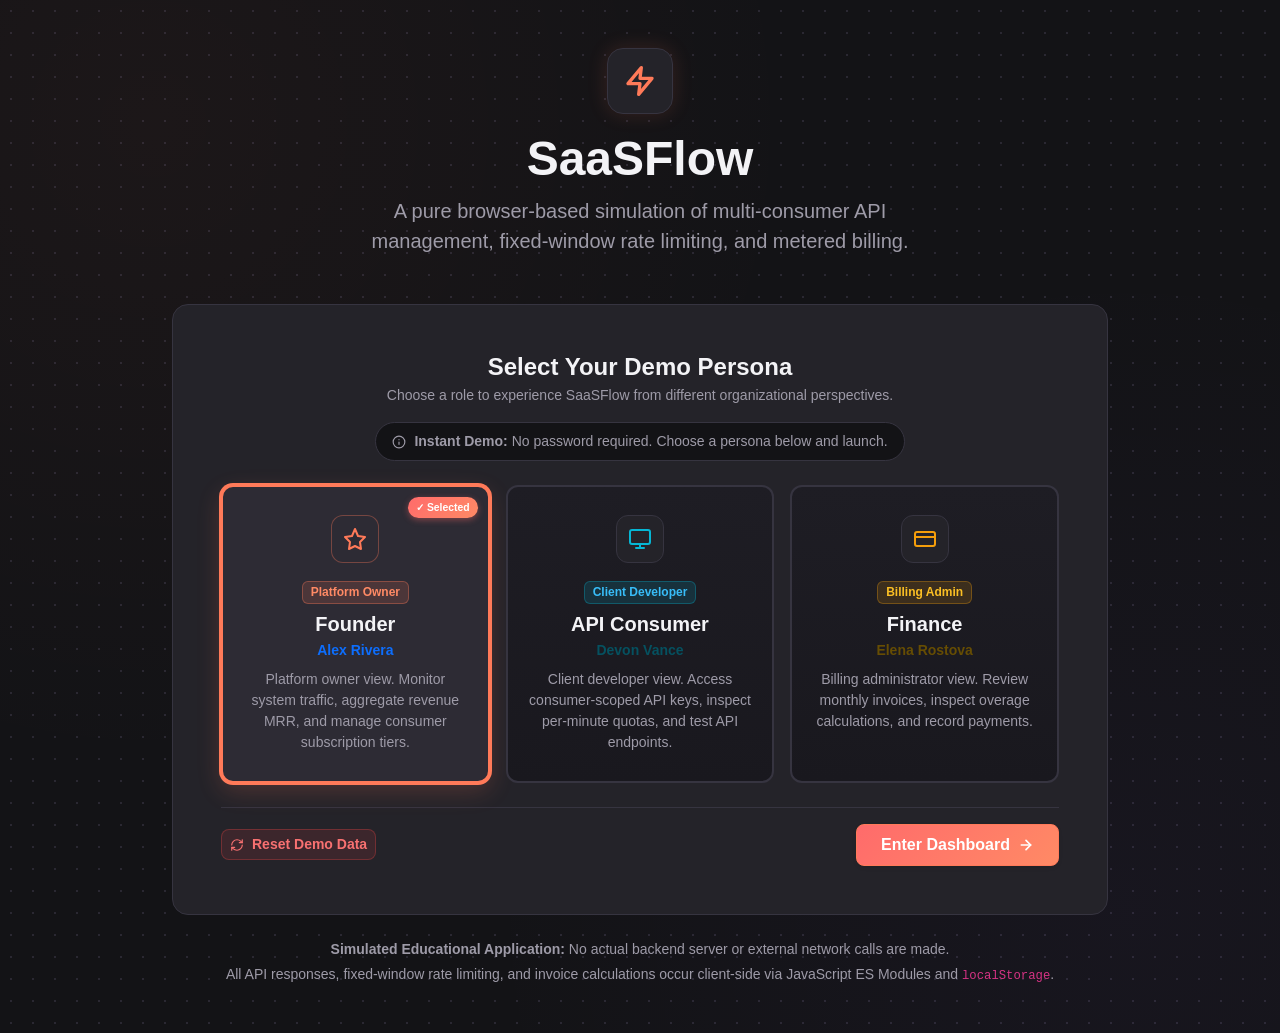
<file: index.html>
﻿<!DOCTYPE html>
<html lang="en">
<head>
  <meta charset="UTF-8">
  <meta http-equiv="refresh" content="0; url=saasflow/frontend/index.html">
  <title>Redirecting to SaaSFlow...</title>
  <script>window.location.replace("saasflow/frontend/index.html");</script>
</head>
<body style="background:#131316;color:#F3F3F6;font-family:sans-serif;display:flex;align-items:center;justify-content:center;height:100vh;margin:0;">
  <p>Redirecting to <a href="saasflow/frontend/index.html" style="color:#FF7A59;">SaaSFlow Dashboard</a>...</p>
</body>
</html>
</file>
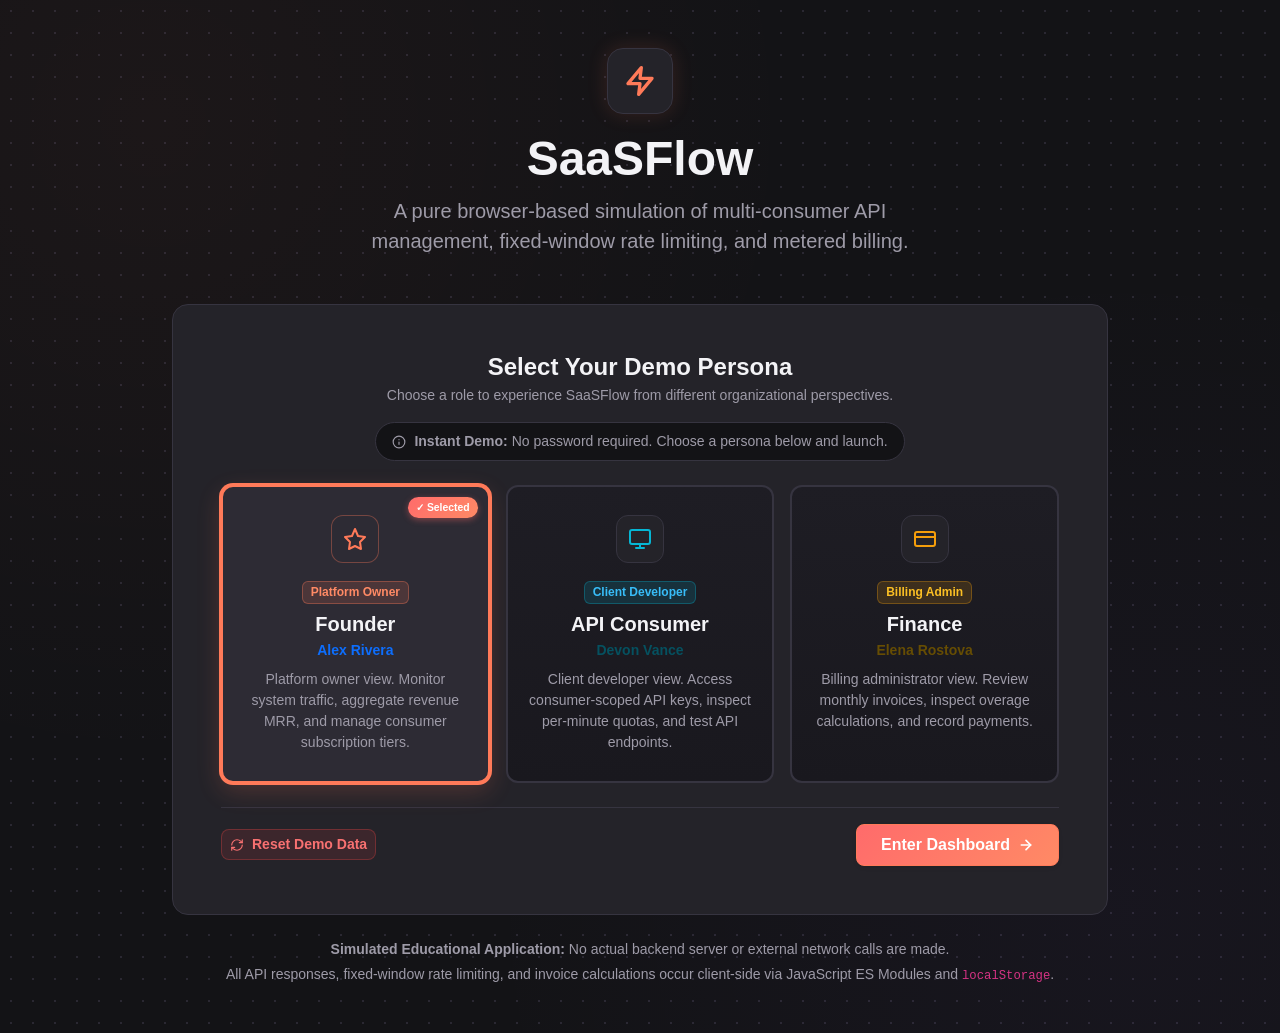
<file: saasflow/index.html>
﻿<!DOCTYPE html>
<html lang="en">
<head>
  <meta charset="UTF-8">
  <meta http-equiv="refresh" content="0; url=frontend/index.html">
  <title>Redirecting to SaaSFlow...</title>
  <script>window.location.replace("frontend/index.html");</script>
</head>
<body style="background:#131316;color:#F3F3F6;font-family:sans-serif;display:flex;align-items:center;justify-content:center;height:100vh;margin:0;">
  <p>Redirecting to <a href="frontend/index.html" style="color:#FF7A59;">SaaSFlow Dashboard</a>...</p>
</body>
</html>
</file>
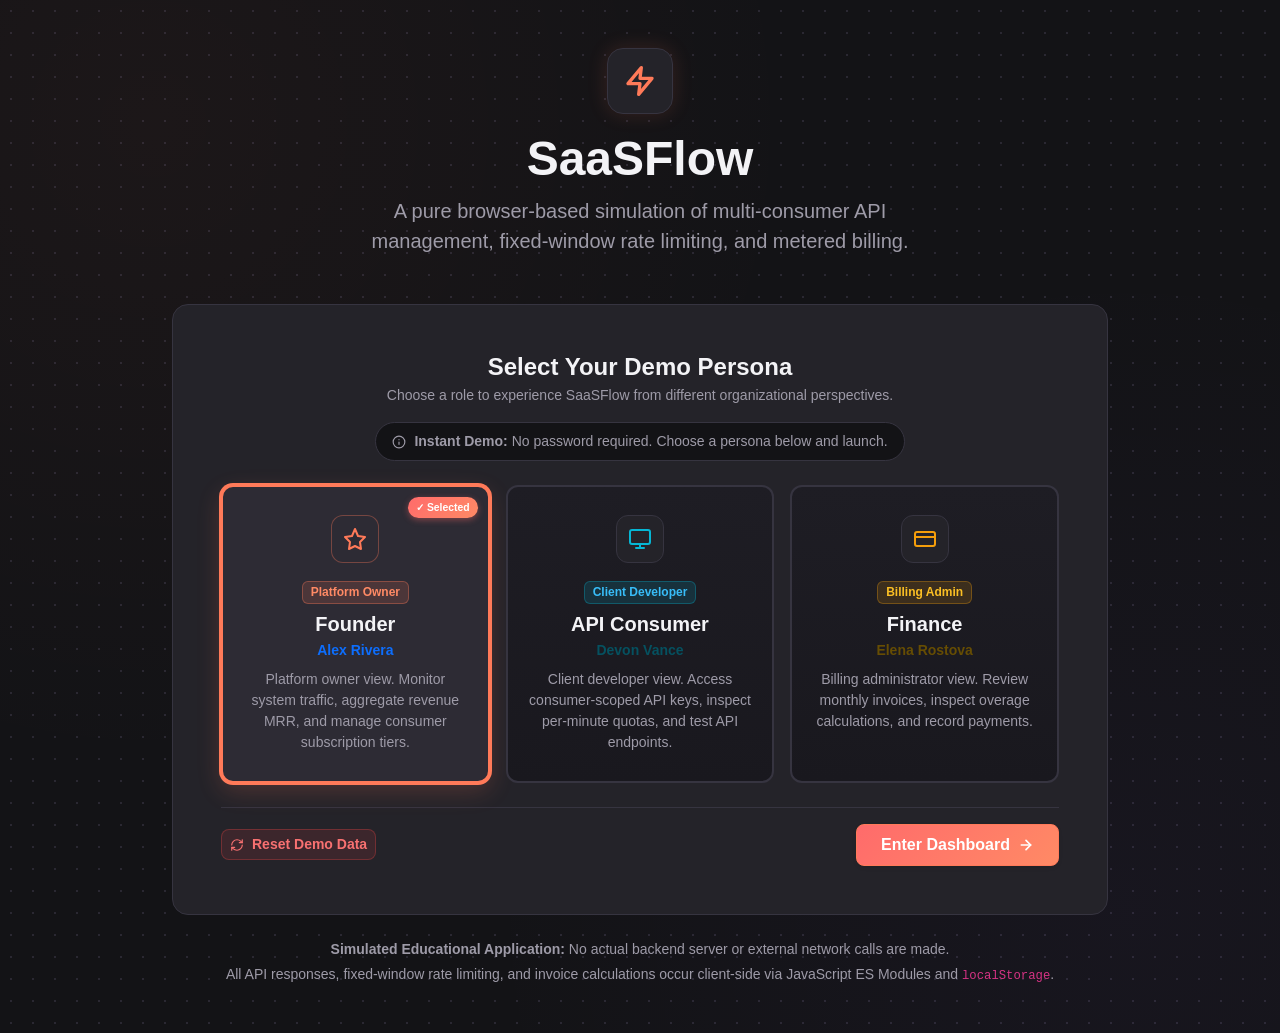
<file: saasflow/frontend/index.html>
﻿<!DOCTYPE html>
<html lang="en">
<head>
  <meta charset="UTF-8">
  <meta name="viewport" content="width=device-width, initial-scale=1.0">
  <title>SaaSFlow — Simulated API Management & Billing Dashboard</title>
  <link href="https://cdn.jsdelivr.net/npm/bootstrap@5.3.3/dist/css/bootstrap.min.css" rel="stylesheet">
  <link rel="stylesheet" href="css/styles.css">
</head>
<body class="bg-light">

  <div class="container py-5" style="max-width: 960px;">
        <header class="text-center mb-5">
      <div class="d-inline-flex align-items-center justify-content-center p-3 mb-3 bg-white rounded-4 shadow-sm border brand-hero-badge">
        <svg width="32" height="32" viewBox="0 0 24 24" fill="none" stroke="var(--primary)" stroke-width="2.5" stroke-linecap="round" stroke-linejoin="round"><polygon points="13 2 3 14 12 14 11 22 21 10 12 10 13 2"/></svg>
      </div>
      <h1 class="display-5 fw-bold text-dark tracking-tight">SaaSFlow</h1>
      <p class="lead text-secondary mx-auto" style="max-width: 620px;">
        A pure browser-based simulation of multi-consumer API management, fixed-window rate limiting, and metered billing.
      </p>
    </header>

        <div class="card border border-subtle shadow-md rounded-4 p-4 p-md-5 bg-white mb-4">
      <div class="text-center mb-4">
        <h2 class="h4 fw-bold text-dark mb-1">Select Your Demo Persona</h2>
        <p class="text-secondary small mb-3">Choose a role to experience SaaSFlow from different organizational perspectives.</p>
        <div class="d-inline-flex align-items-center gap-2 p-2 px-3 bg-light rounded-pill border small text-muted">
          <svg width="14" height="14" viewBox="0 0 24 24" fill="none" stroke="currentColor" stroke-width="2" stroke-linecap="round" stroke-linejoin="round"><circle cx="12" cy="12" r="10"/><line x1="12" y1="16" x2="12" y2="12"/><line x1="12" y1="8" x2="12.01" y2="8"/></svg>
          <span><strong>Instant Demo:</strong> No password required. Choose a persona below and launch.</span>
        </div>
      </div>

      <div class="row g-3 mb-4" id="role-selection-group">
                <div class="col-md-4">
          <div class="role-select-card text-center h-100 selected" data-role="founder" tabindex="0" role="button" aria-pressed="true">
            <div class="role-icon-wrap mb-3 mx-auto">
              <svg width="24" height="24" viewBox="0 0 24 24" fill="none" stroke="var(--primary)" stroke-width="2" stroke-linecap="round" stroke-linejoin="round"><path d="M12 2l3 7 7 1-5 5 1 7-6-3-6 3 1-7-5-5 7-1z"/></svg>
            </div>
            <span class="badge bg-primary-subtle text-primary border mb-2">Platform Owner</span>
            <h3 class="h5 fw-bold text-dark mb-1">Founder</h3>
            <div class="small fw-semibold text-primary mb-2">Alex Rivera</div>
            <p class="text-secondary small mb-0">
              Platform owner view. Monitor system traffic, aggregate revenue MRR, and manage consumer subscription tiers.
            </p>
          </div>
        </div>

                <div class="col-md-4">
          <div class="role-select-card text-center h-100" data-role="consumer" tabindex="0" role="button" aria-pressed="false">
            <div class="role-icon-wrap mb-3 mx-auto">
              <svg width="24" height="24" viewBox="0 0 24 24" fill="none" stroke="var(--accent-cyan)" stroke-width="2" stroke-linecap="round" stroke-linejoin="round"><rect width="20" height="14" x="2" y="3" rx="2"/><line x1="8" x2="16" y1="21" y2="21"/><line x1="12" x2="12" y1="17" y2="21"/></svg>
            </div>
            <span class="badge bg-info-subtle text-info-emphasis border mb-2">Client Developer</span>
            <h3 class="h5 fw-bold text-dark mb-1">API Consumer</h3>
            <div class="small fw-semibold text-info-emphasis mb-2">Devon Vance</div>
            <p class="text-secondary small mb-0">
              Client developer view. Access consumer-scoped API keys, inspect per-minute quotas, and test API endpoints.
            </p>
          </div>
        </div>

                <div class="col-md-4">
          <div class="role-select-card text-center h-100" data-role="finance" tabindex="0" role="button" aria-pressed="false">
            <div class="role-icon-wrap mb-3 mx-auto">
              <svg width="24" height="24" viewBox="0 0 24 24" fill="none" stroke="var(--warning)" stroke-width="2" stroke-linecap="round" stroke-linejoin="round"><rect width="20" height="14" x="2" y="5" rx="2"/><line x1="2" x2="22" y1="10" y2="10"/></svg>
            </div>
            <span class="badge bg-warning-subtle text-warning-emphasis border mb-2">Billing Admin</span>
            <h3 class="h5 fw-bold text-dark mb-1">Finance</h3>
            <div class="small fw-semibold text-warning-emphasis mb-2">Elena Rostova</div>
            <p class="text-secondary small mb-0">
              Billing administrator view. Review monthly invoices, inspect overage calculations, and record payments.
            </p>
          </div>
        </div>
      </div>

            <div id="consumer-tenant-selector-group" class="p-3 bg-light rounded-3 border mb-4 d-none">
        <label for="select-tenant" class="form-label fw-bold small text-secondary d-flex align-items-center gap-2">
          <svg width="15" height="15" viewBox="0 0 24 24" fill="none" stroke="currentColor" stroke-width="2"><path d="M16 21v-2a4 4 0 0 0-4-4H6a4 4 0 0 0-4 4v2"/><circle cx="9" cy="7" r="4"/></svg>
          Select Client Consumer to Impersonate:
        </label>
        <select id="select-tenant" class="form-select" aria-label="Select consumer">
          <option value="shopkart" selected>NovaCart Commerce (Starter Plan — ~43,000 calls)</option>
          <option value="weathernow">ClimaCast Analytics (Free Plan — ~7,800 calls)</option>
          <option value="logitrack">Apex Global Logistics (Pro Plan — ~185,000 calls)</option>
          <option value="payeasy">PayEasy Financial Technologies (Starter Plan — 61,250 calls, PRD Benchmark)</option>
          <option value="medibook">PulseCare Health Cloud (Free Plan — Suspended)</option>
          <option value="edulearn">Syntheta Learning Labs (Starter Plan — ~28,000 calls)</option>
          <option value="foodrush">CraveDash Hyperlocal Delivery (Pro Plan — ~312,000 calls)</option>
        </select>
        <div class="form-text small text-muted">
          As an API Consumer, you can only see the credentials and usage metrics of your selected consumer.
        </div>
      </div>

            <div class="d-flex flex-column flex-sm-row align-items-center justify-content-between gap-3 pt-3 border-top">
        <button id="btn-reset-data" type="button" class="btn btn-outline-danger btn-sm d-flex align-items-center gap-2">
          <svg width="14" height="14" viewBox="0 0 24 24" fill="none" stroke="currentColor" stroke-width="2" stroke-linecap="round" stroke-linejoin="round"><path d="M3 12a9 9 0 0 1 9-9 9.75 9.75 0 0 1 6.74 2.74L21 8"/><path d="M21 3v5h-5"/><path d="M21 12a9 9 0 0 1-9 9 9.75 9.75 0 0 1-6.74-2.74L3 16"/><path d="M8 16H3v5"/></svg>
          Reset Demo Data
        </button>

        <button id="btn-enter-dashboard" type="button" class="btn btn-primary px-4 py-2 fw-semibold d-flex align-items-center gap-2 shadow-sm">
          <span>Enter Dashboard</span>
          <svg width="16" height="16" viewBox="0 0 24 24" fill="none" stroke="currentColor" stroke-width="2.5" stroke-linecap="round" stroke-linejoin="round"><line x1="5" y1="12" x2="19" y2="12"/><polyline points="12 5 19 12 12 19"/></svg>
        </button>
      </div>
    </div>

        <div class="text-center text-muted small px-3">
      <p class="mb-1"><strong>Simulated Educational Application:</strong> No actual backend server or external network calls are made.</p>
      <p class="mb-0">All API responses, fixed-window rate limiting, and invoice calculations occur client-side via JavaScript ES Modules and <code>localStorage</code>.</p>
    </div>
  </div>

  <div id="toast-container"></div>

  <script src="https://cdn.jsdelivr.net/npm/bootstrap@5.3.3/dist/js/bootstrap.bundle.min.js"></script>
  <script type="module" src="js/pages/login.js"></script>
</body>
</html>
</file>
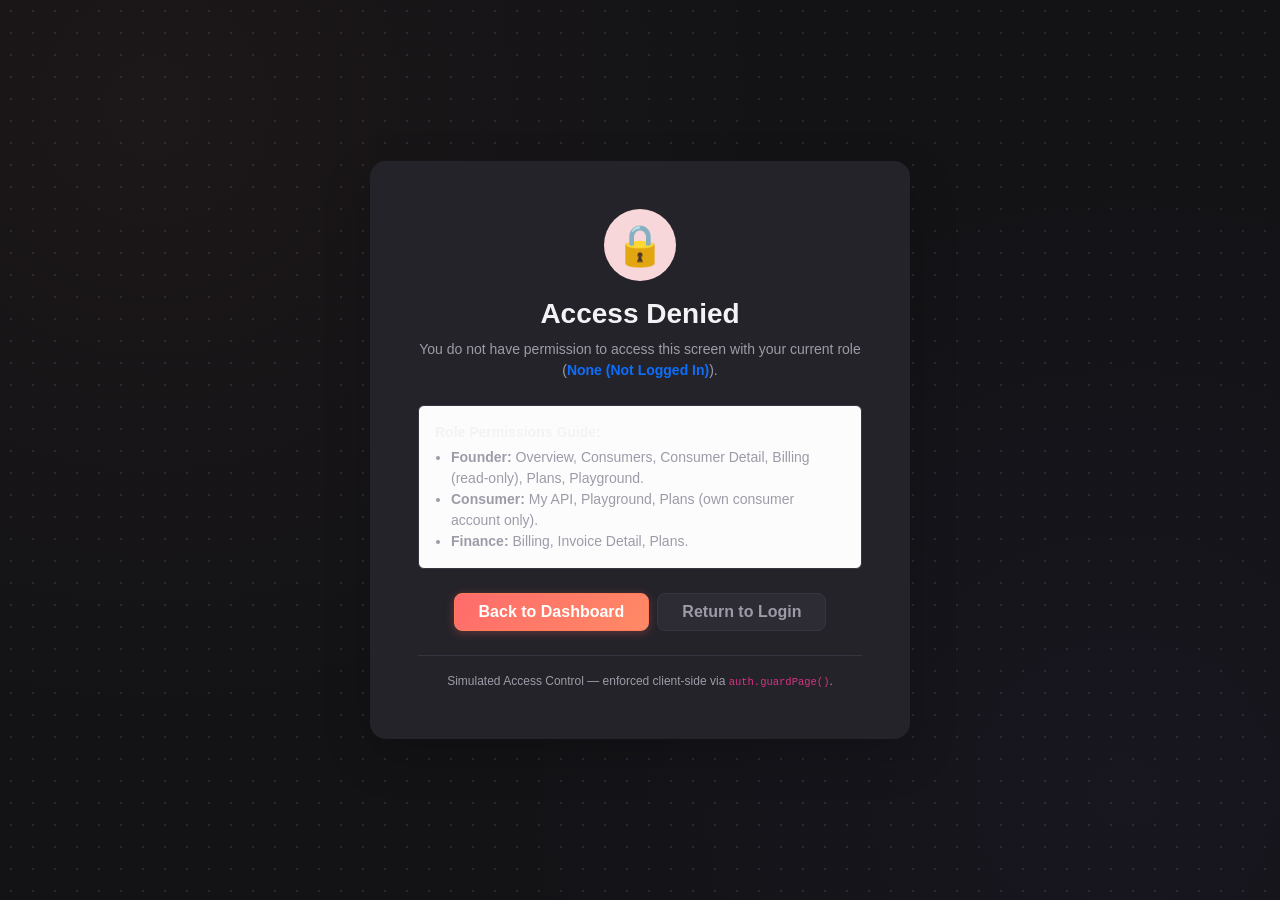
<file: saasflow/frontend/pages/access-denied.html>
﻿<!DOCTYPE html>
<html lang="en">
<head>
  <meta charset="UTF-8">
  <meta name="viewport" content="width=device-width, initial-scale=1.0">
  <title>Access Denied — SaaSFlow</title>
  <link href="https://cdn.jsdelivr.net/npm/bootstrap@5.3.3/dist/css/bootstrap.min.css" rel="stylesheet">
  <link rel="stylesheet" href="../css/styles.css">
</head>
<body class="bg-light d-flex align-items-center justify-content-center min-vh-100 p-3">

  <div class="card border-0 shadow-lg rounded-4 p-4 p-md-5 text-center bg-white" style="max-width: 540px;">
        <div class="d-inline-flex align-items-center justify-content-center p-3 mb-3 bg-danger-subtle text-danger rounded-circle mx-auto" style="width: 72px; height: 72px;">
      <span class="fs-1">🔒</span>
    </div>

        <h1 class="h3 fw-bold text-dark mb-2">Access Denied</h1>
    <p class="text-secondary small mb-4">
      You do not have permission to access this screen with your current role (<strong id="current-role-display" class="text-primary">Unknown</strong>).
    </p>

        <div class="alert alert-light border text-start small mb-4 p-3">
      <div class="fw-bold text-dark mb-1">Role Permissions Guide:</div>
      <ul class="mb-0 ps-3 text-secondary">
        <li><strong>Founder:</strong> Overview, Consumers, Consumer Detail, Billing (read-only), Plans, Playground.</li>
        <li><strong>Consumer:</strong> My API, Playground, Plans (own consumer account only).</li>
        <li><strong>Finance:</strong> Billing, Invoice Detail, Plans.</li>
      </ul>
    </div>

        <div class="d-flex flex-column flex-sm-row justify-content-center gap-2">
      <button type="button" id="btn-back-dashboard" class="btn btn-primary fw-semibold px-4">
        Back to Dashboard
      </button>
      <a href="../index.html" class="btn btn-outline-secondary px-4">
        Return to Login
      </a>
    </div>

    <div class="mt-4 pt-3 border-top text-muted small" style="font-size: 0.75rem;">
      Simulated Access Control — enforced client-side via <code>auth.guardPage()</code>.
    </div>
  </div>

  <script src="https://cdn.jsdelivr.net/npm/bootstrap@5.3.3/dist/js/bootstrap.bundle.min.js"></script>
  <script type="module" src="../js/pages/access-denied.js"></script>
</body>
</html>
</file>
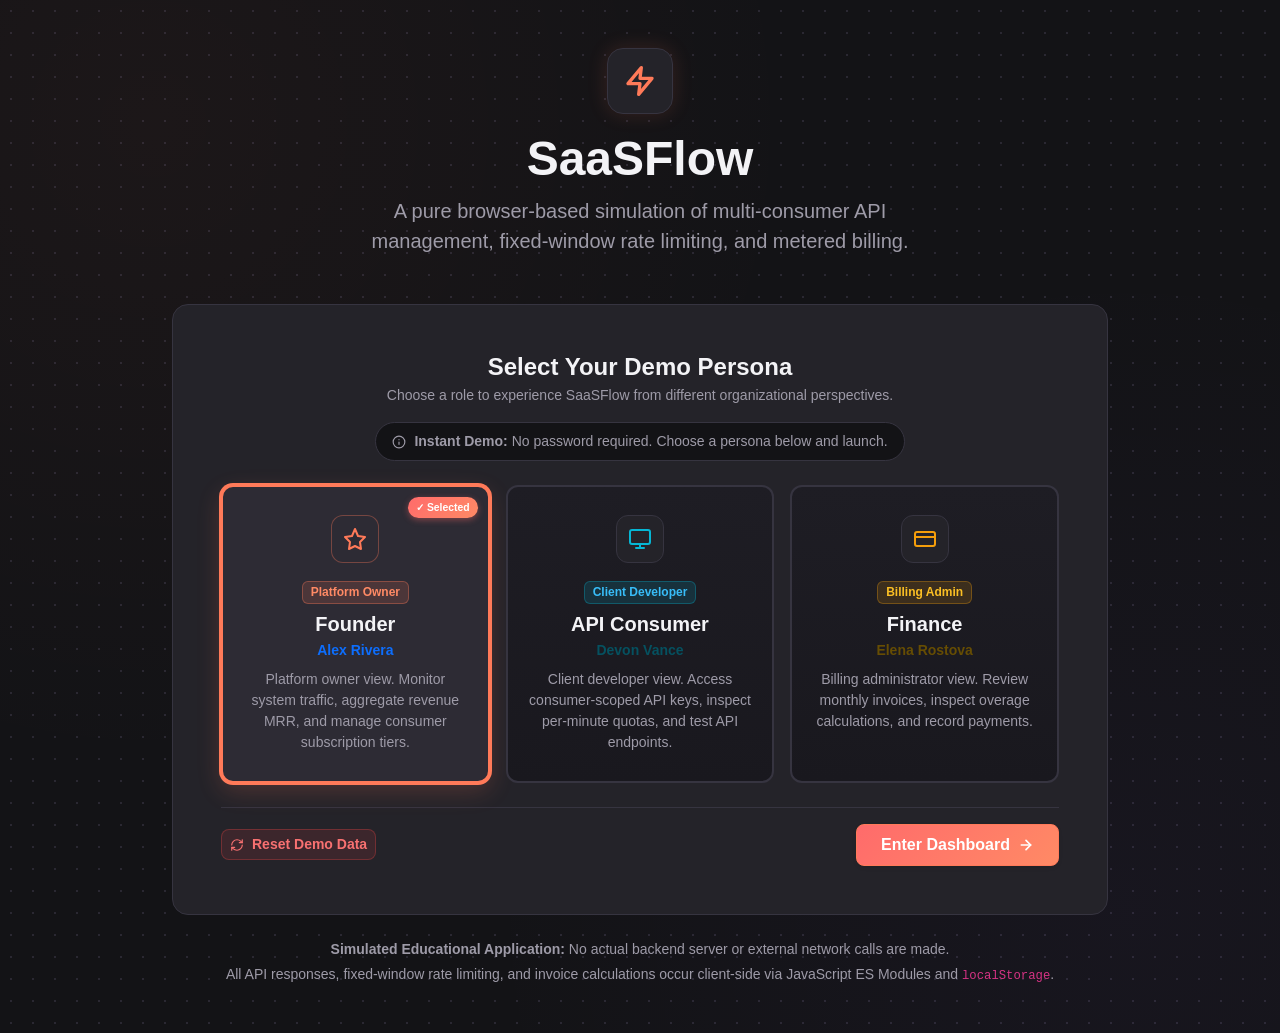
<file: saasflow/frontend/pages/billing.html>
﻿<!DOCTYPE html>
<html lang="en">
<head>
  <meta charset="UTF-8">
  <meta name="viewport" content="width=device-width, initial-scale=1.0">
  <title>Billing & Invoicing — SaaSFlow</title>
  <link href="https://cdn.jsdelivr.net/npm/bootstrap@5.3.3/dist/css/bootstrap.min.css" rel="stylesheet">
  <link rel="stylesheet" href="../css/styles.css">
</head>
<body class="bg-light">

  <div id="app-layout">
    <div id="page-content">

            <div class="app-card mb-4 bg-white p-3">
        <div class="d-flex align-items-center justify-content-between flex-wrap gap-3">
          <div class="d-flex align-items-center gap-2">
            <label for="select-billing-month" class="form-label small fw-bold text-secondary mb-0">Billing Cycle:</label>
            <select id="select-billing-month" class="form-select form-select-sm" style="width: auto;">
              <option value="2026-10" selected>October 2026 (Active Demo Month)</option>
              <option value="2026-09">September 2026</option>
              <option value="2026-08">August 2026</option>
            </select>
          </div>

          <div class="d-flex align-items-center gap-2">
            <button id="btn-export-csv" class="btn btn-outline-secondary btn-sm d-flex align-items-center gap-2">
              <span>📥</span> Export Invoices CSV
            </button>
            <span class="badge bg-light text-dark border px-2 py-1" id="billing-role-badge">Finance View</span>
          </div>
        </div>
      </div>

            <div class="row g-3 mb-4" id="billing-kpis-container">
                <div class="col-6 col-lg-3">
          <div class="kpi-card">
            <div>
              <span class="kpi-title">
                Total Billed
                <span class="info-tooltip-wrap" tabindex="0" role="tooltip" aria-label="Total monetary charges across all generated invoices for this cycle.">
                  <span class="info-tooltip-icon" aria-hidden="true">ℹ</span>
                  <span class="info-tooltip-popup">Total monetary charges across all generated invoices for this cycle.</span>
                </span>
              </span>
              <div class="kpi-value text-dark" id="kpi-total-billed">₹15,445</div>
            </div>
            <div class="kpi-sub">
              <span>All generated invoices</span>
            </div>
          </div>
        </div>

                <div class="col-6 col-lg-3">
          <div class="kpi-card">
            <div>
              <span class="kpi-title">
                Outstanding
                <span class="info-tooltip-wrap" tabindex="0" role="tooltip" aria-label="Unpaid receivables requiring collection from client accounts.">
                  <span class="info-tooltip-icon" aria-hidden="true">ℹ</span>
                  <span class="info-tooltip-popup">Unpaid receivables requiring collection from client accounts.</span>
                </span>
              </span>
              <div class="kpi-value text-warning" id="kpi-outstanding">₹5,448</div>
            </div>
            <div class="kpi-sub">
              <span class="badge bg-warning-subtle text-warning" id="kpi-unpaid-count">2 Unpaid</span>
            </div>
          </div>
        </div>

                <div class="col-6 col-lg-3">
          <div class="kpi-card">
            <div>
              <span class="kpi-title">
                Paid Amount
                <span class="info-tooltip-wrap" tabindex="0" role="tooltip" aria-label="Collected revenue settled through payment recording.">
                  <span class="info-tooltip-icon" aria-hidden="true">ℹ</span>
                  <span class="info-tooltip-popup">Collected revenue settled through payment recording.</span>
                </span>
              </span>
              <div class="kpi-value text-success" id="kpi-paid-amount">₹9,997</div>
            </div>
            <div class="kpi-sub">
              <span>Collected receivables</span>
            </div>
          </div>
        </div>

                <div class="col-6 col-lg-3">
          <div class="kpi-card">
            <div>
              <span class="kpi-title">
                Total Invoices
                <span class="info-tooltip-wrap" tabindex="0" role="tooltip" aria-label="All calculations run in integer paise to avoid rounding discrepancies.">
                  <span class="info-tooltip-icon" aria-hidden="true">ℹ</span>
                  <span class="info-tooltip-popup">All calculations run in integer paise to avoid rounding discrepancies.</span>
                </span>
              </span>
              <div class="kpi-value text-primary" id="kpi-invoice-count">7</div>
            </div>
            <div class="kpi-sub">
              <span>Consumers invoiced</span>
            </div>
          </div>
        </div>
      </div>

            <div class="app-card">
        <div class="d-flex align-items-center justify-content-between mb-3 flex-wrap gap-2">
          <div>
            <h2 class="h5 fw-bold text-dark mb-0">Consumer Invoices</h2>
            <p class="text-secondary small mb-0">Metered billing breakdown calculated in integer paise.</p>
          </div>
          <span class="badge bg-light text-muted border">No floating-point rounding</span>
        </div>

        <div class="app-table-container">
          <table class="app-table mobile-table-card" aria-label="Consumer invoices list">
            <thead>
              <tr>
                <th>Invoice ID</th>
                <th>Consumer</th>
                <th>Billing Month</th>
                <th>Base Fee</th>
                <th>Included</th>
                <th>Overage Calls</th>
                <th>Overage Charge</th>
                <th>Total Amount</th>
                <th>Status</th>
                <th>Action</th>
              </tr>
            </thead>
            <tbody id="invoices-table-body">
                            <tr>
                <td data-label="Invoice ID" class="font-monospace small"><strong>INV-PAYEASY-2026-10</strong></td>
                <td data-label="Consumer">PayEasy Financial Technologies</td>
                <td data-label="Month">2026-10</td>
                <td data-label="Base Fee">₹999</td>
                <td data-label="Included">50,000</td>
                <td data-label="Overage Calls" class="text-warning fw-semibold">11,250</td>
                <td data-label="Overage Charge" class="text-warning fw-semibold">₹450</td>
                <td data-label="Total Amount" class="fw-bold text-primary">₹1,449</td>
                <td data-label="Status"><span class="badge-status badge-status-unpaid">Unpaid</span></td>
                <td data-label="Action"><a href="invoice-detail.html?invoiceId=INV-PAYEASY-2026-10" class="btn btn-sm btn-outline-primary py-1 px-2">Inspect</a></td>
              </tr>
            </tbody>
          </table>
        </div>
      </div>

    </div>
  </div>

  <script src="https://cdn.jsdelivr.net/npm/bootstrap@5.3.3/dist/js/bootstrap.bundle.min.js"></script>
  <script type="module" src="../js/pages/billing.js"></script>
</body>
</html>
</file>
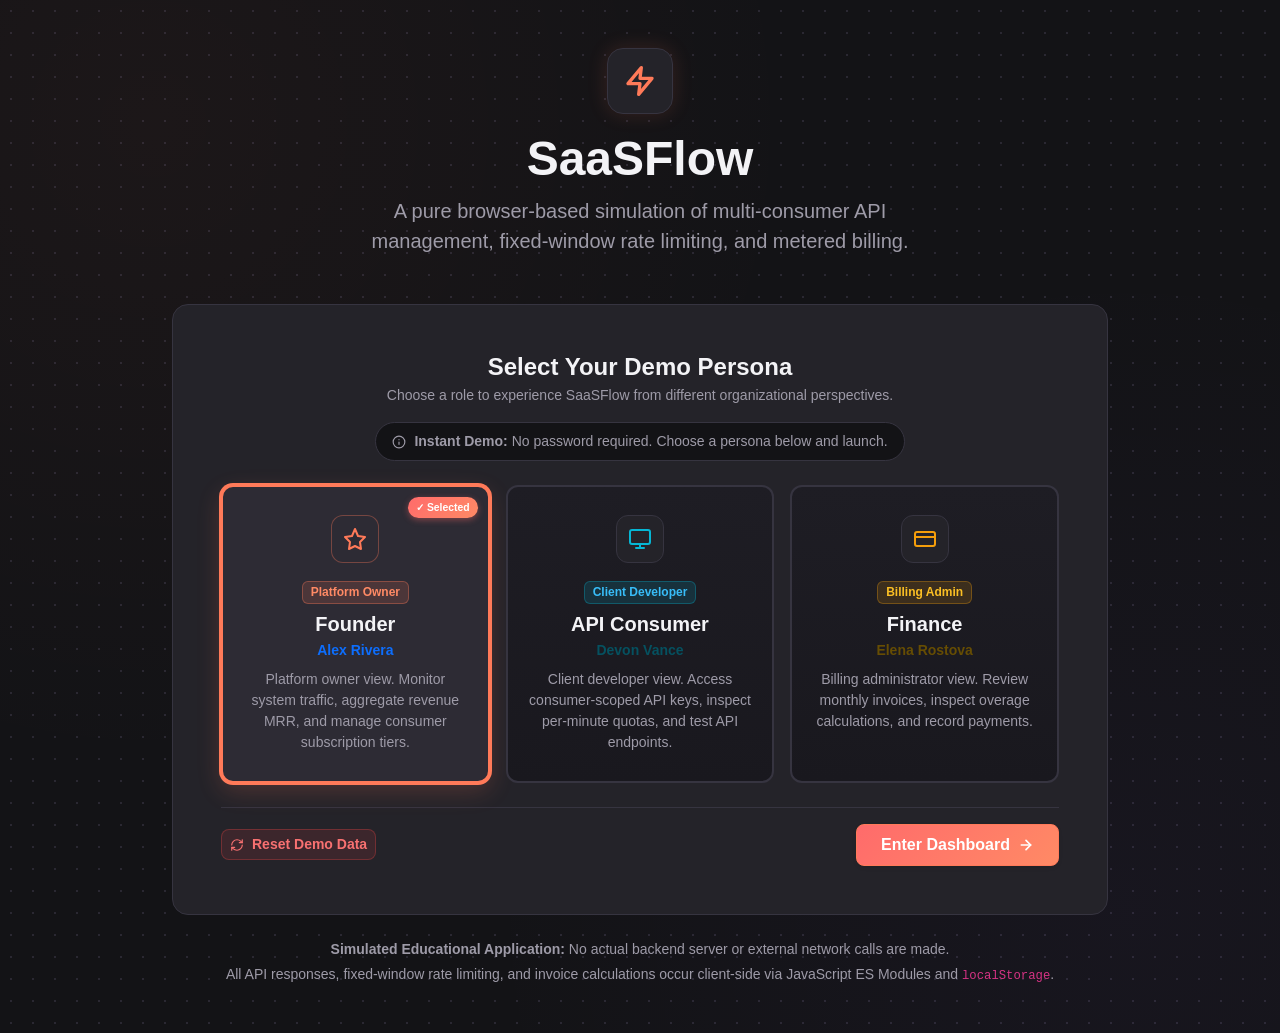
<file: saasflow/frontend/pages/invoice-detail.html>
﻿<!DOCTYPE html>
<html lang="en">
<head>
  <meta charset="UTF-8">
  <meta name="viewport" content="width=device-width, initial-scale=1.0">
  <title>Invoice Detail — SaaSFlow</title>
  <link href="https://cdn.jsdelivr.net/npm/bootstrap@5.3.3/dist/css/bootstrap.min.css" rel="stylesheet">
  <link rel="stylesheet" href="../css/styles.css">
</head>
<body class="bg-light">

  <div id="app-layout">
    <div id="page-content">

            <div class="mb-4 d-flex align-items-center justify-content-between flex-wrap gap-2">
        <div class="d-flex align-items-center gap-3">
          <div>
            <div class="d-flex align-items-center gap-2">
              <h2 class="h4 fw-bold text-dark mb-0 font-monospace" id="invoice-id-display">INV-PAYEASY-2026-10</h2>
              <span id="invoice-status-badge"><span class="badge-status badge-status-unpaid">Unpaid</span></span>
            </div>
            <span class="small text-muted" id="invoice-date-issued">Billing Cycle: October 2026</span>
          </div>
        </div>

        <div class="d-flex align-items-center gap-2" id="finance-actions-container">
          <button type="button" id="btn-print-invoice" class="btn btn-outline-secondary d-flex align-items-center gap-1" onclick="window.print()">
            <svg width="15" height="15" viewBox="0 0 24 24" fill="none" stroke="currentColor" stroke-width="2"><polyline points="6 9 6 2 18 2 18 9"/><path d="M6 18H4a2 2 0 0 1-2-2v-5a2 2 0 0 1 2-2h16a2 2 0 0 1 2 2v5a2 2 0 0 1-2 2h-2"/><rect width="12" height="8" x="6" y="14"/></svg> <span>Print Invoice</span>
          </button>
          <button type="button" id="btn-mark-paid" class="btn btn-success fw-semibold d-flex align-items-center gap-2">
            <svg width="15" height="15" viewBox="0 0 24 24" fill="none" stroke="currentColor" stroke-width="2"><rect width="20" height="14" x="2" y="5" rx="2"/><line x1="2" x2="22" y1="10" y2="10"/></svg> <span>Mark as Paid</span>
          </button>
        </div>
      </div>

            <div class="app-card p-4 p-md-5 bg-white border shadow-sm mx-auto" style="max-width: 820px;">
                <div class="row pb-4 mb-4 border-bottom">
          <div class="col-sm-6">
            <div class="d-flex align-items-center gap-2 mb-2">
              <span class="logo-icon bg-primary text-white p-2 rounded fw-bold fs-5">S</span>
              <h3 class="h4 fw-bold text-dark mb-0">SaaSFlow API Platform</h3>
            </div>
            <p class="small text-muted mb-0">Automated Metered Billing Department</p>
            <p class="small text-muted mb-0">Bangalore, India</p>
          </div>

          <div class="col-sm-6 text-sm-end mt-3 mt-sm-0">
            <h4 class="h5 fw-bold text-dark mb-1 font-monospace" id="paper-invoice-id">INV-PAYEASY-2026-10</h4>
            <p class="small text-secondary mb-0">Date: <span id="paper-invoice-date">October 31, 2026</span></p>
            <p class="small text-secondary mb-0">Billed To: <strong id="paper-tenant-name">PayEasy Financial Technologies</strong></p>
            <p class="small font-monospace text-muted mb-0">Consumer ID: <span id="paper-tenant-id">payeasy</span></p>
          </div>
        </div>

                <div class="p-3 bg-light rounded-3 border mb-4">
          <div class="row text-center text-sm-start g-2">
            <div class="col-sm-4">
              <span class="small text-muted d-block">Billed Tier:</span>
              <strong class="text-dark" id="paper-plan-name">Starter Plan</strong>
            </div>
            <div class="col-sm-4">
              <span class="small text-muted d-block">Included Calls:</span>
              <strong class="text-dark" id="paper-included-quota">50,000 calls</strong>
            </div>
            <div class="col-sm-4">
              <span class="small text-muted d-block">Actual Calls Processed:</span>
              <strong class="text-primary" id="paper-actual-usage">61,250 calls</strong>
            </div>
          </div>
        </div>

                <div class="table-responsive mb-4">
          <table class="table align-middle" aria-label="Invoice line item breakdown">
            <thead class="table-light">
              <tr>
                <th scope="col">Description</th>
                <th scope="col" class="text-center">Usage Volume</th>
                <th scope="col" class="text-end">Rate / Fee</th>
                <th scope="col" class="text-end">Amount</th>
              </tr>
            </thead>
            <tbody>
                            <tr>
                <td>
                  <strong class="text-dark">Base Monthly Subscription Fee</strong>
                  <div class="small text-muted">Starter tier fixed monthly platform charge</div>
                </td>
                <td class="text-center font-monospace small">1 Month</td>
                <td class="text-end font-monospace">₹999.00</td>
                <td class="text-end font-monospace fw-semibold" id="paper-base-fee">₹999.00</td>
              </tr>

                            <tr>
                <td>
                  <strong class="text-dark">Metered API Usage Overage</strong>
                  <div class="small text-muted">
                    <span id="paper-overage-calc-details">11,250 excess calls above 50,000 included calls</span>
                  </div>
                </td>
                <td class="text-center font-monospace small" id="paper-overage-volume">11,250 calls</td>
                <td class="text-end font-monospace small">₹40.00 / 1k</td>
                <td class="text-end font-monospace fw-semibold text-warning" id="paper-overage-charge">₹450.00</td>
              </tr>
            </tbody>
            <tfoot class="border-top">
              <tr>
                <th colspan="3" class="text-end text-muted fw-normal">Subtotal:</th>
                <th class="text-end font-monospace" id="paper-subtotal">₹1,449.00</th>
              </tr>
              <tr class="fs-5 table-light">
                <th colspan="3" class="text-end fw-bold text-dark">Total Amount Due:</th>
                <th class="text-end font-monospace fw-bold text-primary" id="paper-total-amount">₹1,449.00</th>
              </tr>
            </tfoot>
          </table>
        </div>

                <div class="mb-4 p-3 bg-light rounded-3 border">
          <div class="d-flex align-items-center justify-content-between mb-2">
            <div>
              <strong class="text-dark small d-block">Internal Department & Staff Usage Attribution</strong>
              <span class="small text-muted">Correlates call volume and overage cost liability per staff member sub-key.</span>
            </div>
            <span class="badge bg-secondary-subtle text-secondary border">Finance Audit</span>
          </div>

          <div class="table-responsive">
            <table class="table table-sm table-bordered bg-white align-middle mb-0" aria-label="Staff usage attribution audit table">
              <thead class="table-light small">
                <tr>
                  <th>Staff Member</th>
                  <th>Role / Department</th>
                  <th class="text-center">Calls Logged</th>
                  <th class="text-center">Volume Share</th>
                  <th class="text-end">Attributed Overage</th>
                </tr>
              </thead>
              <tbody id="paper-staff-attribution-tbody" class="small">
                              </tbody>
            </table>
          </div>
        </div>

                <div class="p-3 rounded-3 border d-flex align-items-center justify-content-between" id="paper-payment-box" style="background-color: var(--warning-bg); border-color: var(--warning-border);">
          <div class="d-flex align-items-center gap-2">
            <span class="fs-4" id="paper-payment-icon">⏳</span>
            <div>
              <strong class="text-dark" id="paper-payment-heading">Payment Status: Unpaid</strong>
              <div class="small text-secondary" id="paper-payment-sub">Awaiting payment verification by Finance.</div>
            </div>
          </div>
          <span class="badge bg-warning text-dark px-3 py-2" id="paper-payment-badge">Awaiting Payment</span>
        </div>

      </div>

    </div>
  </div>

  <script src="https://cdn.jsdelivr.net/npm/bootstrap@5.3.3/dist/js/bootstrap.bundle.min.js"></script>
  <script type="module" src="../js/pages/invoice-detail.js"></script>
</body>
</html>
</file>
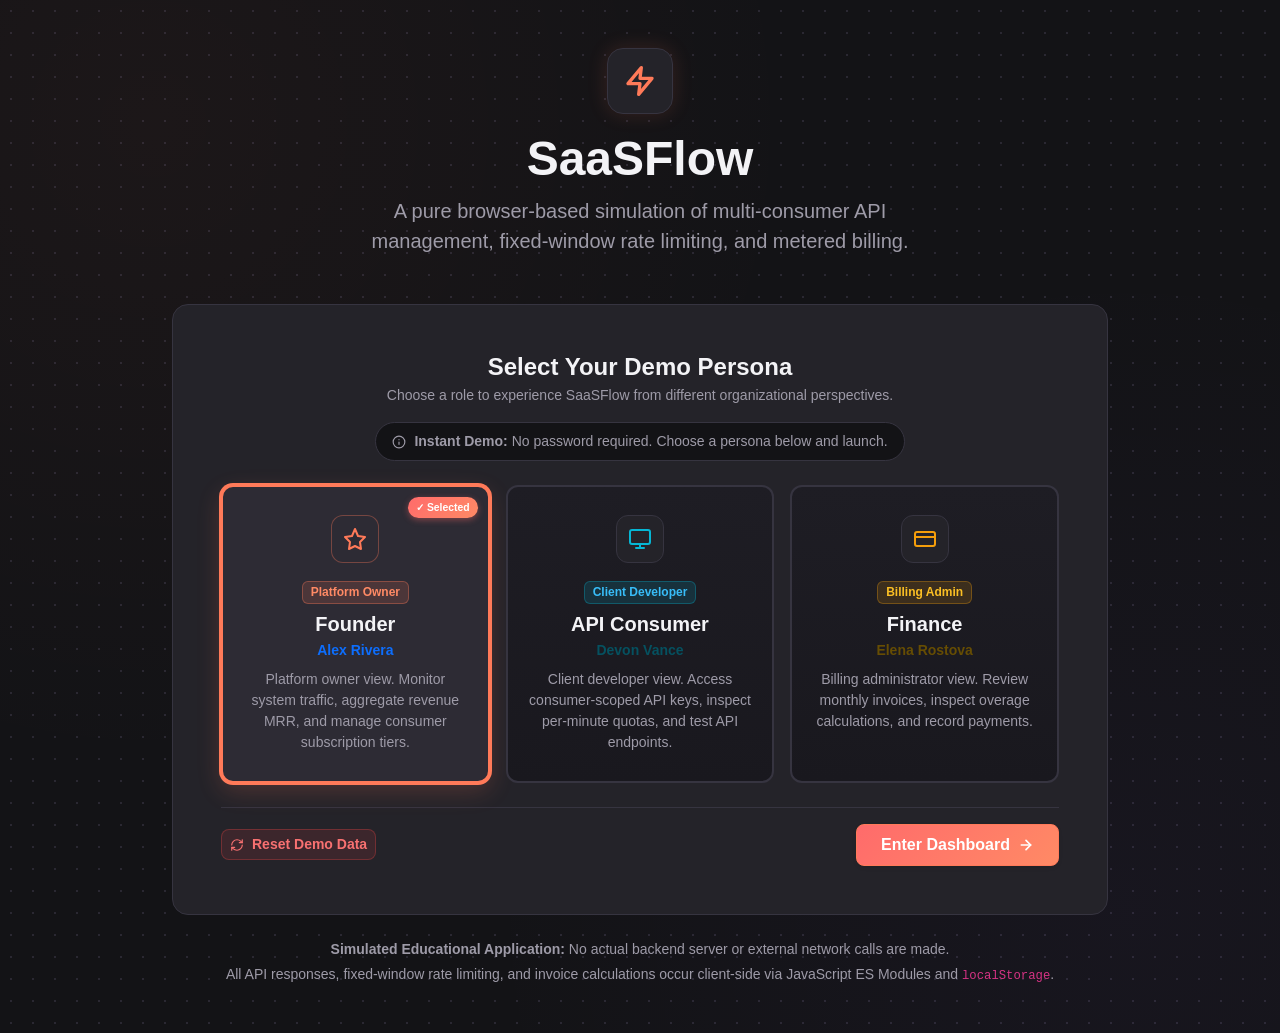
<file: saasflow/frontend/pages/my-api.html>
﻿<!DOCTYPE html>
<html lang="en">
<head>
  <meta charset="UTF-8">
  <meta name="viewport" content="width=device-width, initial-scale=1.0">
  <title>My API Credentials — SaaSFlow</title>
  <link href="https://cdn.jsdelivr.net/npm/bootstrap@5.3.3/dist/css/bootstrap.min.css" rel="stylesheet">
  <link rel="stylesheet" href="../css/styles.css">
</head>
<body class="bg-light">

  <div id="app-layout">
    <div id="page-content">

            <div class="app-card mb-4 bg-white p-4">
        <div class="d-flex align-items-center justify-content-between flex-wrap gap-3">
          <div>
            <div class="d-flex align-items-center gap-2 mb-1">
              <span class="text-primary"><svg width="22" height="22" viewBox="0 0 24 24" fill="none" stroke="currentColor" stroke-width="2"><circle cx="7.5" cy="15.5" r="5.5"/><path d="m21 2-9.6 9.6"/><path d="m15.5 7.5 3 3L22 7l-3-3"/></svg></span>
              <h2 class="h4 fw-bold text-dark mb-0" id="consumer-tenant-name">NovaCart Commerce</h2>
              <span id="consumer-plan-badge"><span class="badge-plan badge-plan-starter">Starter</span></span>
            </div>
            <p class="text-secondary small mb-0">
              Manage your client API authentication credentials and monitor quota limits.
            </p>
          </div>
          <div class="d-flex gap-2">
            <a href="playground.html" class="btn btn-primary d-flex align-items-center gap-2">
              <svg width="15" height="15" viewBox="0 0 24 24" fill="none" stroke="currentColor" stroke-width="2"><polygon points="13 2 3 14 12 14 11 22 21 10 12 10 13 2"/></svg> <span>Launch Playground</span>
            </a>
            <a href="plans.html" class="btn btn-outline-secondary">
              View Plans
            </a>
          </div>
        </div>
      </div>

      <div class="row g-4 mb-4">
                <div class="col-lg-6">
          <div class="app-card h-100">
            <h3 class="h6 fw-bold text-dark mb-3 text-uppercase tracking-wider">
              Your API Secret Key
              <span class="info-tooltip-wrap" tabindex="0" role="tooltip" aria-label="Secret credential passed in x-api-key header to authenticate requests. Isolated per consumer.">
                <span class="info-tooltip-icon" aria-hidden="true">ℹ</span>
                <span class="info-tooltip-popup">Secret credential passed in x-api-key header to authenticate requests. Isolated per consumer.</span>
              </span>
            </h3>
            
            <p class="text-secondary small mb-3">
              Use this bearer key in the <code>x-api-key</code> request header when making simulated calls.
            </p>

            <div class="p-3 bg-light rounded-3 border mb-3">
              <label for="consumer-api-key" class="form-label small fw-semibold text-secondary mb-1">Live API Key:</label>
              <div class="input-group">
                <input type="text" id="consumer-api-key" class="form-control font-monospace bg-white" value="sf_live_••••••••••••98234" readonly>
                <button id="btn-toggle-consumer-mask-key" class="btn btn-outline-secondary" type="button" title="Show or hide full key">
                  👁️
                </button>
                <button id="btn-copy-consumer-key" class="btn btn-outline-secondary" type="button" title="Copy to clipboard">
                  📋 Copy
                </button>
              </div>
            </div>

            <div class="alert alert-light border small text-muted mb-0">
              🔒 <strong>Consumer Isolation:</strong> Your session is bound strictly to your consumer ID. You cannot access or view credentials of any other consumer.
            </div>
          </div>
        </div>

                <div class="col-lg-6">
          <div class="app-card h-100">
            <h3 class="h6 fw-bold text-dark mb-3 text-uppercase tracking-wider">
              Rate Limits & Quota Health
              <span class="info-tooltip-wrap" tabindex="0" role="tooltip" aria-label="Rolling 60-second burst limit and monthly total volume allocated to your plan.">
                <span class="info-tooltip-icon" aria-hidden="true">ℹ</span>
                <span class="info-tooltip-popup">Rolling 60-second burst limit and monthly total volume allocated to your plan.</span>
              </span>
            </h3>

                        <div class="p-3 bg-light rounded-3 border mb-3">
              <div class="d-flex align-items-center justify-content-between mb-2">
                <span class="small fw-bold text-dark">
                  60-Second Sliding Window Limit:
                  <span class="info-tooltip-wrap" tabindex="0" role="tooltip" aria-label="Maximum requests allowed within a rolling 60-second window before receiving HTTP 429.">
                    <span class="info-tooltip-icon" aria-hidden="true">ℹ</span>
                    <span class="info-tooltip-popup">Maximum requests allowed within a rolling 60-second window before receiving HTTP 429.</span>
                  </span>
                </span>
                <span class="badge bg-primary px-2" id="consumer-window-limit">20 req/min</span>
              </div>
              <div class="d-flex align-items-center justify-content-between mb-2">
                <span class="small text-secondary">Calls used in active window:</span>
                <span class="rpm-badge rpm-badge-normal" id="consumer-rpm-badge">0 / 20 RPM</span>
              </div>
              <div class="progress mb-2" style="height: 8px;">
                <div id="consumer-rpm-progress-bar" class="progress-bar bg-primary" role="progressbar" style="width: 0%;" aria-valuenow="0" aria-valuemin="0" aria-valuemax="100"></div>
              </div>
              <div class="small text-muted" id="consumer-rpm-reset-text">Rolling 60-second rate limiter window</div>
            </div>

                        <div>
              <h4 class="h6 text-secondary small fw-semibold mb-2">
                Monthly Hard Quota Consumption:
                <span class="info-tooltip-wrap" tabindex="0" role="tooltip" aria-label="Portion of your monthly included API request volume consumed in the current calendar cycle.">
                  <span class="info-tooltip-icon" aria-hidden="true">ℹ</span>
                  <span class="info-tooltip-popup">Portion of your monthly included API request volume consumed in the current calendar cycle.</span>
                </span>
              </h4>
              <div id="consumer-quota-bar-container">
                <div class="quota-container">
                  <div class="quota-header">
                    <span>Monthly Quota</span>
                    <span class="fw-semibold">43% used (43,000 / 100,000)</span>
                  </div>
                  <div class="progress" style="height: 10px;">
                    <div class="progress-bar quota-normal" role="progressbar" style="width: 43%;" aria-valuenow="43" aria-valuemin="0" aria-valuemax="100"></div>
                  </div>
                </div>
              </div>
            </div>

          </div>
        </div>
      </div>

            <div class="app-card mb-4">
        <div class="d-flex align-items-center justify-content-between mb-2 flex-wrap gap-2">
          <div>
            <h3 class="h6 fw-bold text-dark mb-0 text-uppercase tracking-wider">7-Day API Traffic Activity</h3>
            <p class="text-secondary small mb-0">Daily request consumption and trend curve for your organization.</p>
          </div>
          <span class="badge bg-light text-secondary border px-2 py-1">📈 7-Day Curve</span>
        </div>

        <div id="consumer-traffic-chart" class="fancy-line-chart-container py-2" aria-label="7 day consumer API activity curve">
                  </div>
      </div>

            <div class="app-card mb-4">
        <div class="d-flex align-items-center justify-content-between mb-3 flex-wrap gap-2">
          <div>
            <h3 class="h6 fw-bold text-dark mb-0 text-uppercase tracking-wider">Team Member API Keys (Staff Sub-Keys)</h3>
            <p class="text-secondary small mb-0">Issue sub-keys to your engineering staff. Calls roll up to your plan quota while calculating per-staff RPM.</p>
          </div>
          <button type="button" id="btn-open-consumer-add-staff" class="btn btn-primary btn-sm d-flex align-items-center gap-1 shadow-sm">
            <span>➕</span> <span>Provision Staff Key</span>
          </button>
        </div>

        <div class="app-table-container">
          <table class="app-table" aria-label="Team member staff sub-keys">
            <thead>
              <tr>
                <th>Staff Member</th>
                <th>Role / Team</th>
                <th>Staff Sub-Key</th>
                <th>Live RPM</th>
                <th>Monthly Calls</th>
                <th>Usage Share</th>
                <th>Action</th>
              </tr>
            </thead>
            <tbody id="consumer-staff-tbody">
                          </tbody>
          </table>
        </div>
      </div>

            <div class="app-card bg-primary-light border-primary-border p-4">
        <div class="d-flex align-items-center justify-content-between flex-wrap gap-3">
          <div>
            <h4 class="h6 fw-bold text-primary mb-1">Ready to test simulated API requests?</h4>
            <p class="text-secondary small mb-0">
              Open the interactive Playground to trigger simulated responses, test rate limiting, and observe <code>429</code> retry timers.
            </p>
          </div>
          <a href="playground.html" class="btn btn-primary btn-sm">
            Open API Playground →
          </a>
        </div>
      </div>

    </div>
  </div>

    <div class="modal fade" id="modal-consumer-add-staff" tabindex="-1" aria-labelledby="modalConsumerStaffLabel" aria-hidden="true">
    <div class="modal-dialog modal-dialog-centered">
      <div class="modal-content shadow-lg border-0">
        <div class="modal-header bg-light">
          <div class="d-flex align-items-center gap-2">
            <span class="text-primary"><svg width="20" height="20" viewBox="0 0 24 24" fill="none" stroke="currentColor" stroke-width="2"><circle cx="7.5" cy="15.5" r="5.5"/><path d="m21 2-9.6 9.6"/><path d="m15.5 7.5 3 3L22 7l-3-3"/></svg></span>
            <h5 class="modal-title fw-bold text-dark mb-0" id="modalConsumerStaffLabel">Issue Team Member API Key</h5>
          </div>
          <button type="button" class="btn-close" data-bs-dismiss="modal" aria-label="Close"></button>
        </div>
        <form id="form-consumer-add-staff">
          <div class="modal-body p-4">
            <div class="mb-3">
              <label for="c-staff-name" class="form-label fw-bold small text-secondary">Colleague / Staff Full Name *</label>
              <input type="text" class="form-control" id="c-staff-name" placeholder="e.g. Rachel Adams" required>
            </div>
            <div class="mb-3">
              <label for="c-staff-role" class="form-label fw-bold small text-secondary">Role / Responsibilities</label>
              <input type="text" class="form-control" id="c-staff-role" placeholder="e.g. Backend Integrations" required>
            </div>
            <div class="mb-3">
              <label for="c-staff-email" class="form-label fw-bold small text-secondary">Work Email</label>
              <input type="email" class="form-control" id="c-staff-email" placeholder="rachel@company.com">
            </div>
            <div class="p-3 bg-light rounded-3 border small text-muted">
              🔒 <strong>Staff Attribution:</strong> Your colleague will receive a unique API sub-key. The founder and finance team can correlate per-staff calls and RPM without affecting other colleagues.
            </div>
          </div>
          <div class="modal-footer bg-light">
            <button type="button" class="btn btn-outline-secondary" data-bs-dismiss="modal">Cancel</button>
            <button type="submit" class="btn btn-primary fw-semibold px-4">Generate Staff Key</button>
          </div>
        </form>
      </div>
    </div>
  </div>

  <script src="https://cdn.jsdelivr.net/npm/bootstrap@5.3.3/dist/js/bootstrap.bundle.min.js"></script>
  <script type="module" src="../js/pages/my-api.js"></script>
</body>
</html>
</file>
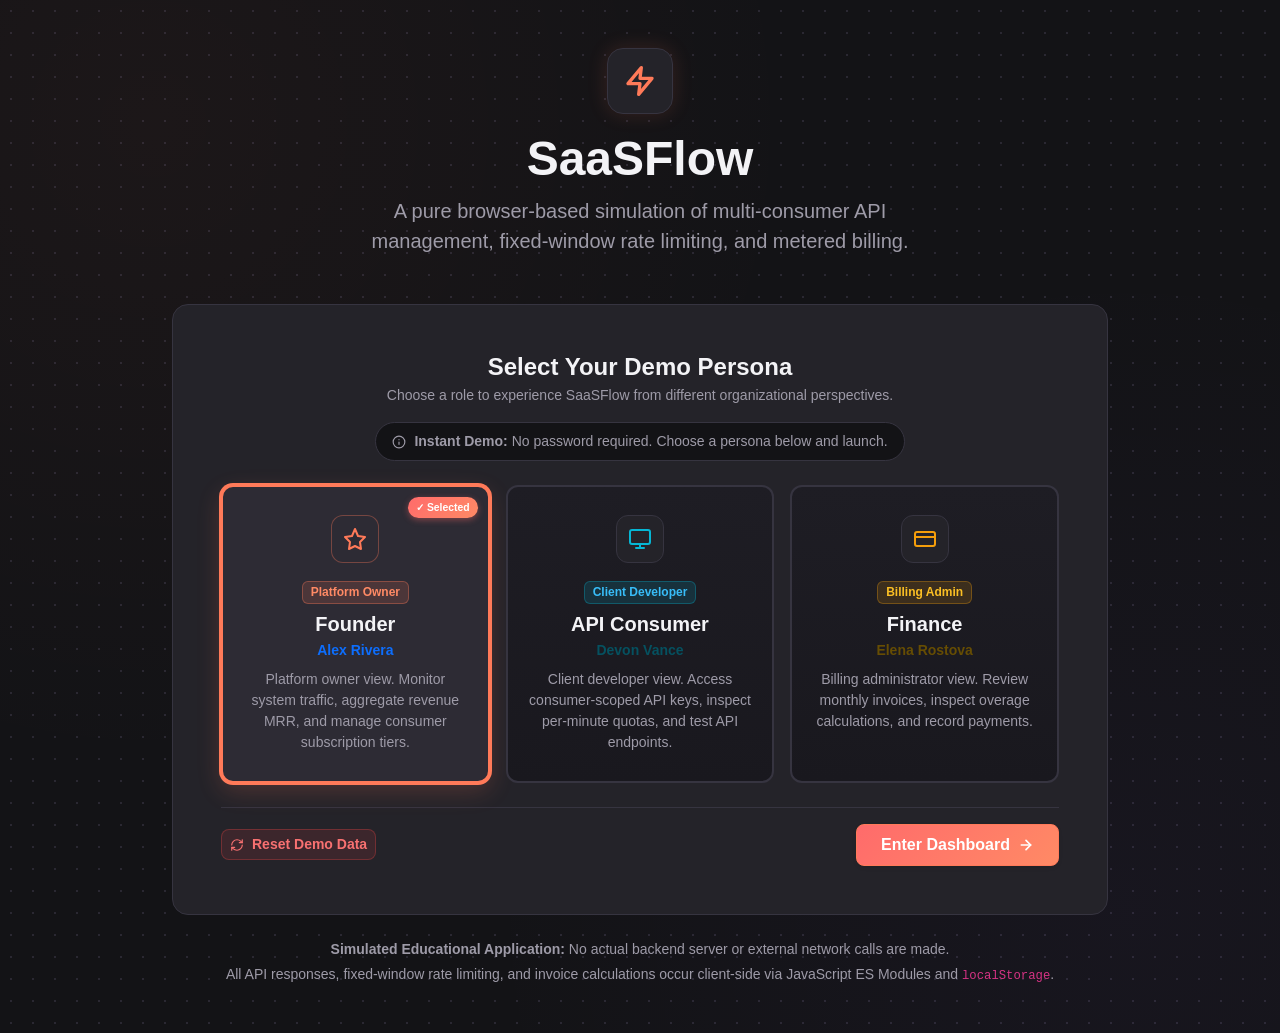
<file: saasflow/frontend/pages/overview.html>
﻿<!DOCTYPE html>
<html lang="en">
<head>
  <meta charset="UTF-8">
  <meta name="viewport" content="width=device-width, initial-scale=1.0">
  <title>Founder Overview — SaaSFlow</title>
  <link href="https://cdn.jsdelivr.net/npm/bootstrap@5.3.3/dist/css/bootstrap.min.css" rel="stylesheet">
  <link rel="stylesheet" href="../css/styles.css">
</head>
<body class="bg-light">

  <div id="app-layout">
        <div id="page-content">

            <div id="welcome-guide-slot"></div>

            <div id="quota-alert-container" class="mb-4 d-none">
        <div class="alert alert-warning border-warning d-flex align-items-center justify-content-between p-3 rounded-3 shadow-sm mb-0">
          <div class="d-flex align-items-center gap-2">
            <span class="text-warning"><svg width="24" height="24" viewBox="0 0 24 24" fill="none" stroke="currentColor" stroke-width="2"><path d="m21.73 18-8-14a2 2 0 0 0-3.48 0l-8 14A2 2 0 0 0 4 21h16a2 2 0 0 0 1.73-3Z"/><line x1="12" y1="9" x2="12" y2="13"/><line x1="12" y1="17" x2="12.01" y2="17"/></svg></span>
            <div>
              <strong class="text-dark">High Quota Alert:</strong>
              <span id="quota-alert-text" class="text-secondary ms-1">One or more consumers have consumed over 90% of their monthly limit.</span>
            </div>
          </div>
          <a href="tenants.html" class="btn btn-warning btn-sm fw-semibold">Review Consumers</a>
        </div>
      </div>

            <div class="app-card mb-4 bg-white p-3 d-flex flex-wrap align-items-center justify-content-between gap-3">
        <div class="d-flex align-items-center gap-2">
          <span class="badge bg-primary-subtle text-primary border px-2 py-1">Traffic Simulator</span>
          <span class="small text-secondary">Simulate live background API requests across active consumers:</span>
        </div>
        <div class="d-flex align-items-center gap-2">
          <span class="live-pulse-dot d-none" id="live-traffic-dot" title="Traffic simulator running"></span>
          <div class="form-check form-switch d-flex align-items-center gap-2 mb-0">
            <input class="form-check-input" type="checkbox" role="switch" id="toggle-traffic-simulation" style="cursor: pointer; width: 2.5em; height: 1.25em;">
            <label class="form-check-label fw-semibold small text-dark" for="toggle-traffic-simulation" id="traffic-simulation-label">Traffic Simulation: OFF</label>
          </div>
        </div>
      </div>

            <div class="row g-3 mb-4" id="kpi-container">
                <div class="col-6 col-lg-3">
          <div class="kpi-card">
            <div>
              <div class="d-flex align-items-center justify-content-between mb-2">
                <span class="kpi-title">
                  Total API Calls
                  <span class="info-tooltip-wrap" tabindex="0" role="tooltip" aria-label="Total simulated HTTP calls processed by the SaaSFlow gateway across active client endpoints.">
                    <span class="info-tooltip-icon" aria-hidden="true">ℹ</span>
                    <span class="info-tooltip-popup">Total simulated HTTP calls processed by the SaaSFlow gateway across active client endpoints.</span>
                  </span>
                </span>
                <span class="fs-5">📡</span>
              </div>
              <div class="kpi-value text-primary" id="kpi-total-calls">639,150</div>
            </div>
            <div class="kpi-sub">
              <span class="badge bg-success-subtle text-success">Active Month</span>
              <span>Across all consumers</span>
            </div>
          </div>
        </div>

                <div class="col-6 col-lg-3">
          <div class="kpi-card">
            <div>
              <div class="d-flex align-items-center justify-content-between mb-2">
                <span class="kpi-title">
                  Successful (200)
                  <span class="info-tooltip-wrap" tabindex="0" role="tooltip" aria-label="HTTP 200 OK responses processed successfully without rate limits or errors.">
                    <span class="info-tooltip-icon" aria-hidden="true">ℹ</span>
                    <span class="info-tooltip-popup">HTTP 200 OK responses processed successfully without rate limits or errors.</span>
                  </span>
                </span>
                <span class="fs-5">✅</span>
              </div>
              <div class="kpi-value text-success" id="kpi-success-calls">618,290</div>
            </div>
            <div class="kpi-sub">
              <span class="text-secondary small">96.7% success rate</span>
            </div>
          </div>
        </div>

                <div class="col-6 col-lg-3">
          <div class="kpi-card">
            <div>
              <div class="d-flex align-items-center justify-content-between mb-2">
                <span class="kpi-title">
                  Blocked Requests
                  <span class="info-tooltip-wrap" tabindex="0" role="tooltip" aria-label="Requests rejected with HTTP 429 (rate limited or monthly quota exhausted) or 401 (unauthorized).">
                    <span class="info-tooltip-icon" aria-hidden="true">ℹ</span>
                    <span class="info-tooltip-popup">Requests rejected with HTTP 429 (rate limited or monthly quota exhausted) or 401 (unauthorized).</span>
                  </span>
                </span>
                <span class="fs-5">🛑</span>
              </div>
              <div class="kpi-value text-critical" id="kpi-blocked-calls">20,860</div>
            </div>
            <div class="kpi-sub">
              <span class="badge bg-danger-subtle text-danger">429 Throttled</span>
              <span>Rate limits & quotas</span>
            </div>
          </div>
        </div>

                <div class="col-6 col-lg-3">
          <div class="kpi-card">
            <div>
              <div class="d-flex align-items-center justify-content-between mb-2">
                <span class="kpi-title">
                  Estimated MRR
                  <span class="info-tooltip-wrap" tabindex="0" role="tooltip" aria-label="Monthly Recurring Revenue: The aggregate predictable revenue from active consumer base subscriptions.">
                    <span class="info-tooltip-icon" aria-hidden="true">ℹ</span>
                    <span class="info-tooltip-popup">Monthly Recurring Revenue: The aggregate predictable revenue from active consumer base subscriptions.</span>
                  </span>
                </span>
                <span class="fs-5">💰</span>
              </div>
              <div class="kpi-value text-dark" id="kpi-mrr">₹8,996</div>
            </div>
            <div class="kpi-sub">
              <span class="text-secondary small">Base subscription total</span>
            </div>
          </div>
        </div>
      </div>

            <div class="app-card mb-4">
        <div class="d-flex align-items-center justify-content-between mb-2 flex-wrap gap-2">
          <div>
            <h2 class="h5 fw-bold text-dark mb-0">Platform API Traffic Trend</h2>
            <p class="text-secondary small mb-0">Aggregate daily request volume and throughput across all active client organizations.</p>
          </div>
          <span class="badge bg-light text-secondary border px-2 py-1">📈 Real-Time 7-Day Curve</span>
        </div>

        <div id="overview-traffic-chart" class="fancy-line-chart-container py-2" aria-label="7 day platform API traffic curve">
                  </div>
      </div>

            <div class="app-card mb-4">
        <div class="d-flex align-items-center justify-content-between mb-3 flex-wrap gap-2">
          <div>
            <h2 class="h5 fw-bold text-dark mb-0">Top Consumers by Usage</h2>
            <p class="text-secondary small mb-0">Monthly consumption vs. assigned subscription quotas.</p>
          </div>
          <a href="tenants.html" class="btn btn-outline-primary btn-sm">View All Consumers →</a>
        </div>

        <div class="app-table-container">
          <table class="app-table mobile-table-card" aria-label="Top consumers by usage">
            <thead>
              <tr>
                <th>Consumer Name</th>
                <th>Plan Tier</th>
                <th>Monthly Calls</th>
                <th>Quota Utilization</th>
                <th>Status</th>
                <th>Action</th>
              </tr>
            </thead>
            <tbody id="top-tenants-table-body">
                            <tr>
                <td data-label="Consumer Name"><strong>CraveDash Hyperlocal Delivery</strong></td>
                <td data-label="Plan Tier"><span class="badge-plan badge-plan-pro">Pro</span></td>
                <td data-label="Monthly Calls">312,000 / 500,000</td>
                <td data-label="Quota Utilization" style="min-width: 180px;">
                  <div class="quota-container">
                    <div class="progress" style="height: 8px;">
                      <div class="progress-bar quota-normal" role="progressbar" style="width: 62%;" aria-valuenow="62" aria-valuemin="0" aria-valuemax="100"></div>
                    </div>
                    <span class="small text-secondary">62% used</span>
                  </div>
                </td>
                <td data-label="Status"><span class="badge-status badge-status-active">Active</span></td>
                <td data-label="Action"><a href="tenant-detail.html?tenantId=foodrush" class="btn btn-sm btn-light border py-1 px-2">Details</a></td>
              </tr>
              <tr>
                <td data-label="Consumer Name"><strong>PayEasy Financial Technologies</strong></td>
                <td data-label="Plan Tier"><span class="badge-plan badge-plan-starter">Starter</span></td>
                <td data-label="Monthly Calls">61,250 / 100,000</td>
                <td data-label="Quota Utilization" style="min-width: 180px;">
                  <div class="quota-container">
                    <div class="progress" style="height: 8px;">
                      <div class="progress-bar quota-normal" role="progressbar" style="width: 61%;" aria-valuenow="61" aria-valuemin="0" aria-valuemax="100"></div>
                    </div>
                    <span class="small text-secondary">61% used (Overage: 11,250)</span>
                  </div>
                </td>
                <td data-label="Status"><span class="badge-status badge-status-active">Active</span></td>
                <td data-label="Action"><a href="tenant-detail.html?tenantId=payeasy" class="btn btn-sm btn-light border py-1 px-2">Details</a></td>
              </tr>
            </tbody>
          </table>
        </div>
      </div>

            <div class="app-card">
        <div class="d-flex align-items-center justify-content-between mb-3 flex-wrap gap-2">
          <div>
            <h2 class="h5 fw-bold text-dark mb-0">Recent API Activity</h2>
            <p class="text-secondary small mb-0">Real-time log of the latest API requests handled by the Gateway.</p>
          </div>
          <span class="badge bg-light text-secondary border">Max 500 records retained</span>
        </div>

        <div class="app-table-container">
          <table class="app-table" aria-label="Recent API activity log">
            <thead>
              <tr>
                <th>Request ID</th>
                <th>Consumer</th>
                <th>Endpoint</th>
                <th>Status</th>
                <th>Latency</th>
                <th>Timestamp</th>
              </tr>
            </thead>
            <tbody id="recent-requests-table-body">
              <tr>
                <td class="font-monospace small">req_171001_8921</td>
                <td>NovaCart Commerce</td>
                <td class="font-monospace text-primary">/api/v1/weather</td>
                <td><span class="badge bg-success">200 OK</span></td>
                <td class="small text-muted font-monospace">284ms</td>
                <td class="small text-secondary">Just now</td>
              </tr>
              <tr>
                <td class="font-monospace small">req_171001_8920</td>
                <td>ClimaCast Analytics</td>
                <td class="font-monospace text-primary">/api/v1/weather</td>
                <td><span class="badge bg-warning text-dark">429 Throttled</span></td>
                <td class="small text-muted font-monospace">12ms</td>
                <td class="small text-secondary">1 min ago</td>
              </tr>
            </tbody>
          </table>
        </div>
      </div>

    </div>
  </div>

  <script src="https://cdn.jsdelivr.net/npm/bootstrap@5.3.3/dist/js/bootstrap.bundle.min.js"></script>
  <script type="module" src="../js/pages/overview.js"></script>
</body>
</html>
</file>
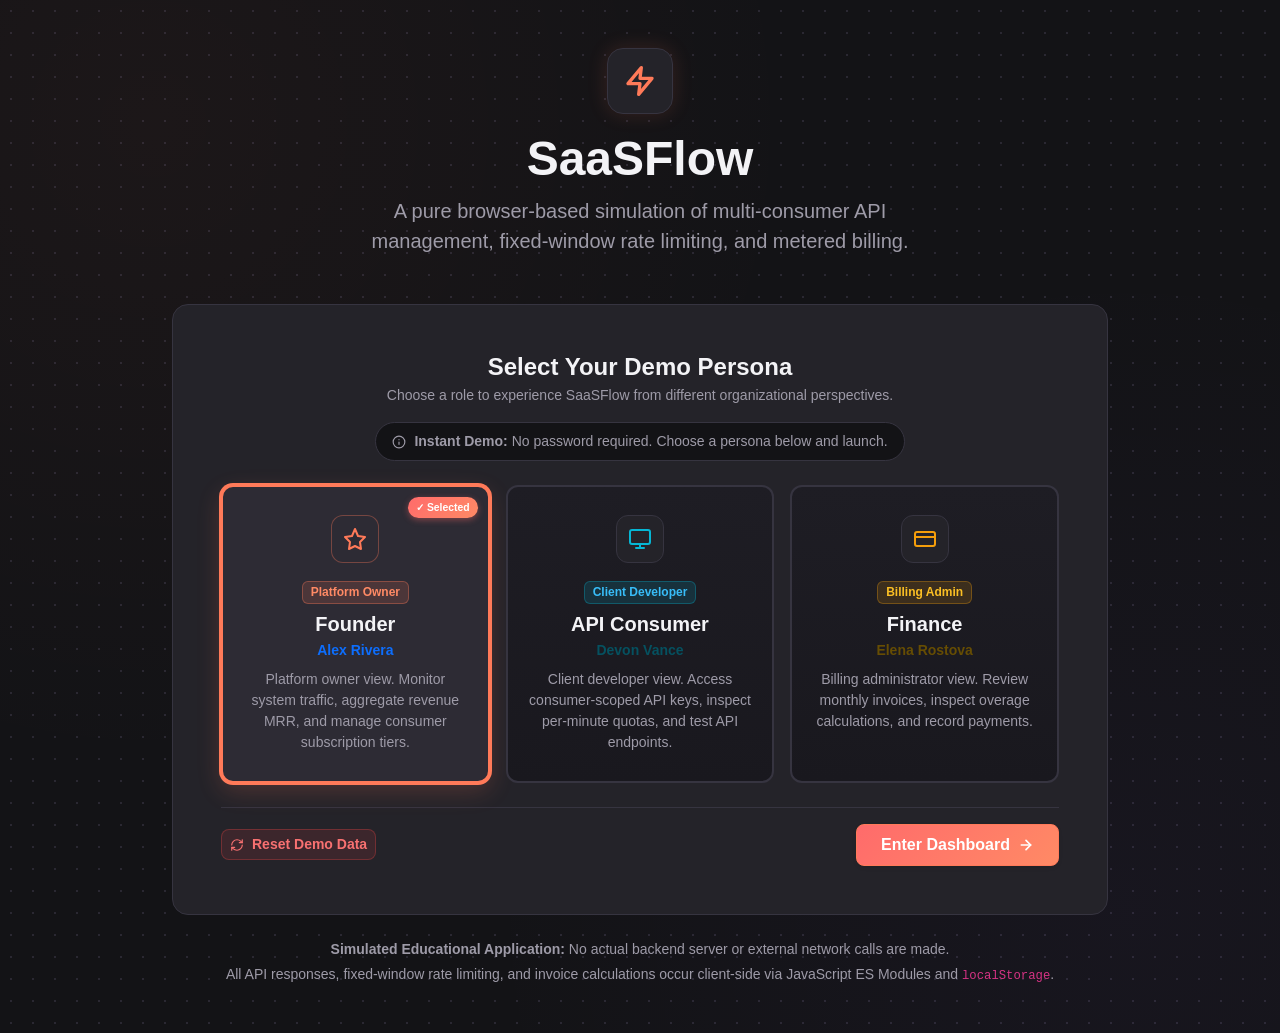
<file: saasflow/frontend/pages/plans.html>
﻿<!DOCTYPE html>
<html lang="en">
<head>
  <meta charset="UTF-8">
  <meta name="viewport" content="width=device-width, initial-scale=1.0">
  <title>Subscription Plans — SaaSFlow</title>
  <link href="https://cdn.jsdelivr.net/npm/bootstrap@5.3.3/dist/css/bootstrap.min.css" rel="stylesheet">
  <link rel="stylesheet" href="../css/styles.css">
</head>
<body class="bg-light">

  <div id="app-layout">
    <div id="page-content">

            <div class="text-center mb-5" style="max-width: 650px; margin: 0 auto;">
        <h2 class="display-6 fw-bold text-dark mb-2">Simple, Transparent API Pricing</h2>
        <p class="lead text-secondary fs-6">
          Scalable quotas designed for every stage of your growth. Fixed-window rate limiting and predictable overage fees.
        </p>
        <div id="founder-custom-plan-action" class="mt-3 d-none">
          <button type="button" id="btn-open-create-plan" class="btn btn-primary d-inline-flex align-items-center gap-2 shadow-sm">
            <span>✨</span> <span>Create Custom Enterprise Plan</span>
          </button>
        </div>
      </div>

            <div class="row g-4 mb-5" id="plans-container">

                <div class="col-lg-4">
          <div class="card h-100 border rounded-4 p-4 shadow-sm bg-white position-relative" id="card-plan-free">
            <div class="mb-3">
              <span class="badge-plan badge-plan-free mb-2">Free Tier</span>
              <h3 class="h4 fw-bold text-dark mb-1">Developer Sandbox</h3>
              <p class="text-secondary small">For prototyping and small personal experiments.</p>
            </div>

            <div class="d-flex align-items-baseline mb-4">
              <span class="display-5 fw-bold text-dark">₹0</span>
              <span class="text-muted ms-2">/ month</span>
            </div>

            <ul class="list-unstyled mb-4 small text-secondary">
              <li class="mb-2 d-flex align-items-center gap-2">
                <span class="text-success">✓</span> <strong>5 req/min</strong> fixed-window rate limit
              </li>
              <li class="mb-2 d-flex align-items-center gap-2">
                <span class="text-success">✓</span> <strong>10,000</strong> monthly hard quota
              </li>
              <li class="mb-2 d-flex align-items-center gap-2">
                <span class="text-success">✓</span> 10,000 included calls
              </li>
              <li class="mb-2 d-flex align-items-center gap-2 text-muted">
                <span>✕</span> No overage allowed (Hard cutoff)
              </li>
              <li class="d-flex align-items-center gap-2">
                <span class="text-success">✓</span> Community Discord support
              </li>
            </ul>

            <div class="mt-auto">
              <div class="p-2 bg-light rounded text-center small text-muted font-monospace">
                overageRate: ₹0 / 1k
              </div>
            </div>
          </div>
        </div>

                <div class="col-lg-4">
          <div class="card h-100 border border-primary rounded-4 p-4 shadow-md bg-white position-relative" id="card-plan-starter">
            <div class="position-absolute top-0 end-0 translate-middle-y me-4">
              <span class="badge bg-primary px-3 py-1 rounded-pill shadow-sm">Benchmark Tier</span>
            </div>

            <div class="mb-3">
              <span class="badge-plan badge-plan-starter mb-2">Starter Tier</span>
              <h3 class="h4 fw-bold text-dark mb-1">Growth Business</h3>
              <p class="text-secondary small">For fast-growing startups processing regular client traffic.</p>
            </div>

            <div class="d-flex align-items-baseline mb-4">
              <span class="display-5 fw-bold text-primary">₹999</span>
              <span class="text-muted ms-2">/ month</span>
            </div>

            <ul class="list-unstyled mb-4 small text-secondary">
              <li class="mb-2 d-flex align-items-center gap-2">
                <span class="text-success">✓</span> <strong>20 req/min</strong> fixed-window rate limit
              </li>
              <li class="mb-2 d-flex align-items-center gap-2">
                <span class="text-success">✓</span> <strong>100,000</strong> monthly hard limit
              </li>
              <li class="mb-2 d-flex align-items-center gap-2">
                <span class="text-success">✓</span> <strong>50,000</strong> included base calls
              </li>
              <li class="mb-2 d-flex align-items-center gap-2">
                <span class="text-success">✓</span> <strong>₹40 per 1,000</strong> overage calls
              </li>
              <li class="d-flex align-items-center gap-2">
                <span class="text-success">✓</span> Standard 24h email SLA
              </li>
            </ul>

            <div class="mt-auto">
              <div class="p-2 bg-primary-light rounded text-center small text-primary font-monospace fw-semibold">
                PRD Verified: 11,250 overage = ₹450
              </div>
            </div>
          </div>
        </div>

                <div class="col-lg-4">
          <div class="card h-100 border rounded-4 p-4 shadow-sm bg-white position-relative" id="card-plan-pro">
            <div class="mb-3">
              <span class="badge-plan badge-plan-pro mb-2">Pro Tier</span>
              <h3 class="h4 fw-bold text-dark mb-1">Scale Platform</h3>
              <p class="text-secondary small">For high-throughput applications and large-scale operations.</p>
            </div>

            <div class="d-flex align-items-baseline mb-4">
              <span class="display-5 fw-bold text-dark">₹2,999</span>
              <span class="text-muted ms-2">/ month</span>
            </div>

            <ul class="list-unstyled mb-4 small text-secondary">
              <li class="mb-2 d-flex align-items-center gap-2">
                <span class="text-success">✓</span> <strong>60 req/min</strong> fixed-window rate limit
              </li>
              <li class="mb-2 d-flex align-items-center gap-2">
                <span class="text-success">✓</span> <strong>500,000</strong> monthly hard limit
              </li>
              <li class="mb-2 d-flex align-items-center gap-2">
                <span class="text-success">✓</span> <strong>200,000</strong> included base calls
              </li>
              <li class="mb-2 d-flex align-items-center gap-2">
                <span class="text-success">✓</span> <strong>₹20 per 1,000</strong> discounted overage
              </li>
              <li class="d-flex align-items-center gap-2">
                <span class="text-success">✓</span> Dedicated account manager
              </li>
            </ul>

            <div class="mt-auto">
              <div class="p-2 bg-light rounded text-center small text-muted font-monospace">
                overageRate: ₹20 / 1k
              </div>
            </div>
          </div>
        </div>

      </div>

    </div>
  </div>

    <div class="modal fade" id="modal-create-custom-plan" tabindex="-1" aria-labelledby="modalCreatePlanLabel" aria-hidden="true">
    <div class="modal-dialog modal-dialog-centered">
      <div class="modal-content shadow-lg border-0">
        <div class="modal-header bg-light">
          <div class="d-flex align-items-center gap-2">
            <span class="text-primary"><svg width="22" height="22" viewBox="0 0 24 24" fill="none" stroke="currentColor" stroke-width="2"><path d="M12 2H2v10l9.29 9.29a2.4 2.4 0 0 0 3.42 0l6.58-6.58a2.4 2.4 0 0 0 0-3.42L12 2Z"/><circle cx="7" cy="7" r="1.5"/></svg></span>
            <h5 class="modal-title fw-bold text-dark mb-0" id="modalCreatePlanLabel">Design Custom Enterprise Plan</h5>
          </div>
          <button type="button" class="btn-close" data-bs-dismiss="modal" aria-label="Close"></button>
        </div>
        <form id="form-create-custom-plan">
          <div class="modal-body p-4">
            <div class="mb-3">
              <label for="custom-plan-name" class="form-label fw-bold small text-secondary">Plan Name *</label>
              <input type="text" class="form-control" id="custom-plan-name" placeholder="e.g. Enterprise High-Frequency" required>
            </div>
            <div class="row g-2 mb-3">
              <div class="col-sm-6">
                <label for="custom-plan-fee" class="form-label fw-bold small text-secondary">Monthly Base Fee (₹) *</label>
                <input type="number" class="form-control" id="custom-plan-fee" min="0" placeholder="e.g. 4999" required>
              </div>
              <div class="col-sm-6">
                <label for="custom-plan-rpm" class="form-label fw-bold small text-secondary">Rate Limit (RPM) *</label>
                <input type="number" class="form-control" id="custom-plan-rpm" min="1" max="1000" placeholder="e.g. 100" required>
              </div>
            </div>
            <div class="row g-2 mb-3">
              <div class="col-sm-6">
                <label for="custom-plan-included" class="form-label fw-bold small text-secondary">Included Calls *</label>
                <input type="number" class="form-control" id="custom-plan-included" min="0" placeholder="e.g. 300000" required>
              </div>
              <div class="col-sm-6">
                <label for="custom-plan-limit" class="form-label fw-bold small text-secondary">Monthly Hard Limit *</label>
                <input type="number" class="form-control" id="custom-plan-limit" min="1000" placeholder="e.g. 800000" required>
              </div>
            </div>
            <div class="mb-3">
              <label for="custom-plan-overage" class="form-label fw-bold small text-secondary">Overage Rate (₹ per 1,000 calls) *</label>
              <input type="number" class="form-control" id="custom-plan-overage" min="0" placeholder="e.g. 15" required>
              <div class="form-text small text-muted">
                Integer paise calculations ensure floating-point precision on every invoice.
              </div>
            </div>
          </div>
          <div class="modal-footer bg-light">
            <button type="button" class="btn btn-outline-secondary" data-bs-dismiss="modal">Cancel</button>
            <button type="submit" class="btn btn-primary fw-semibold px-4">Publish Custom Plan</button>
          </div>
        </form>
      </div>
    </div>
  </div>

  <script src="https://cdn.jsdelivr.net/npm/bootstrap@5.3.3/dist/js/bootstrap.bundle.min.js"></script>
  <script type="module" src="../js/pages/plans.js"></script>
</body>
</html>
</file>
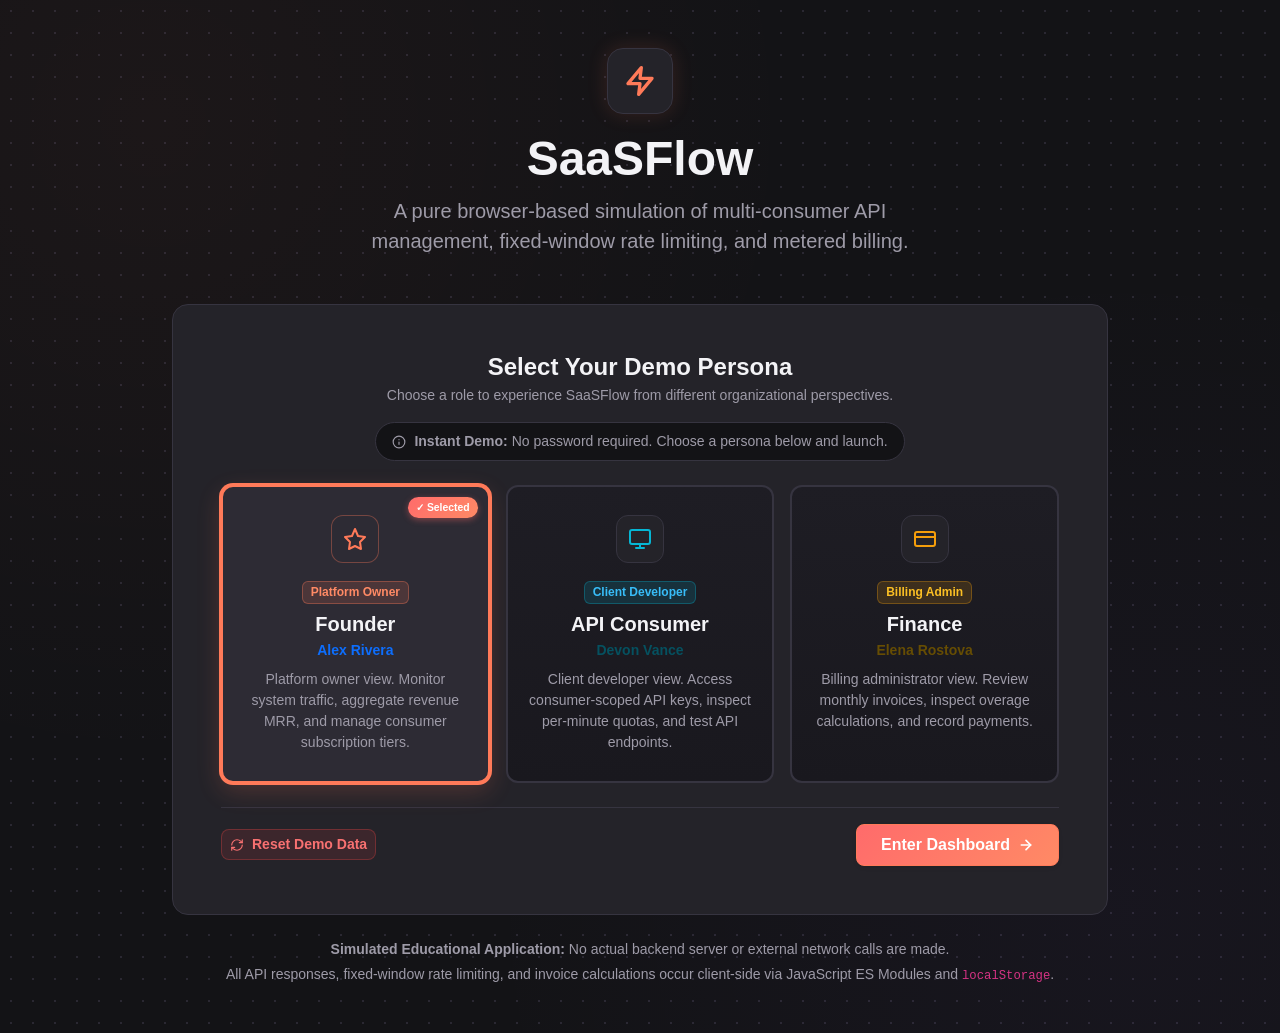
<file: saasflow/frontend/pages/playground.html>
﻿<!DOCTYPE html>
<html lang="en">
<head>
  <meta charset="UTF-8">
  <meta name="viewport" content="width=device-width, initial-scale=1.0">
  <title>API Playground — SaaSFlow</title>
  <link href="https://cdn.jsdelivr.net/npm/bootstrap@5.3.3/dist/css/bootstrap.min.css" rel="stylesheet">
  <link rel="stylesheet" href="../css/styles.css">
</head>
<body class="bg-light">

  <div id="app-layout">
    <div id="page-content">

      <div class="row g-4">
                <div class="col-lg-6">
          <div class="app-card mb-4">
            <div class="d-flex align-items-center justify-content-between mb-3">
              <h2 class="h5 fw-bold text-dark mb-0">API Request Console</h2>
              <span class="badge bg-light text-secondary border">Simulated Engine</span>
            </div>

            <form id="playground-form" onsubmit="return false;">
                            <div class="mb-3 p-3 bg-light rounded-3 border">
                <div class="d-flex align-items-center justify-content-between mb-1">
                  <label for="select-staff-sender" class="form-label small fw-bold text-secondary mb-0">
                    👤 Dispatch Call as Staff Member / Key:
                  </label>
                  <span id="playground-staff-rpm-badge" class="rpm-badge rpm-badge-normal">0 RPM</span>
                </div>
                <select id="select-staff-sender" class="form-select small">
                                  </select>
                <div class="form-text small text-muted">
                  Simulate individual staff member traffic to observe per-staff Calls Per Minute (RPM).
                </div>
              </div>

                            <div class="mb-3">
                <label for="input-api-key" class="form-label small fw-bold text-secondary">
                  API Key (<code class="text-primary">x-api-key</code> header):
                  <span class="info-tooltip-wrap" tabindex="0" role="tooltip" aria-label="Secret credential passed in x-api-key header. The gateway verifies active status and binds to consumer limits.">
                    <span class="info-tooltip-icon" aria-hidden="true">ℹ</span>
                    <span class="info-tooltip-popup">Secret credential passed in x-api-key header. The gateway verifies active status and binds to consumer limits.</span>
                  </span>
                </label>
                <div class="input-group">
                  <input type="text" id="input-api-key" class="form-control font-monospace" placeholder="Enter sf_live_... API key" required>
                  <button type="button" id="btn-use-invalid-key" class="btn btn-outline-danger btn-sm" title="Test 401 Unauthorized">
                    Use Invalid Key
                  </button>
                </div>
                <div class="form-text small text-muted">
                  The API Gateway checks this key. An invalid or inactive key triggers a <code>401 Unauthorized</code> response.
                </div>
              </div>

                            <div class="mb-3">
                <label for="input-endpoint" class="form-label small fw-bold text-secondary">
                  Target Endpoint:
                  <span class="info-tooltip-wrap" tabindex="0" role="tooltip" aria-label="Simulated gateway microservices. Weather, Stock, Users, Analytics, Payments.">
                    <span class="info-tooltip-icon" aria-hidden="true">ℹ</span>
                    <span class="info-tooltip-popup">Simulated gateway microservices. Weather, Stock, Users, Analytics, Payments.</span>
                  </span>
                </label>
                <div class="input-group">
                  <select id="select-method" class="form-select" style="max-width: 100px;">
                    <option value="GET" selected>GET</option>
                    <option value="POST">POST</option>
                  </select>
                  <input type="text" id="input-endpoint" class="form-control font-monospace" list="endpoint-options" value="/api/v1/weather" placeholder="/api/v1/..." required>
                  <datalist id="endpoint-options">
                    <option value="/api/v1/weather">Weather Service</option>
                    <option value="/api/v1/stock">Stock Ticker</option>
                    <option value="/api/v1/users">User Directory</option>
                    <option value="/api/v1/analytics">Analytics Summary</option>
                    <option value="/api/v1/payments">Payments Gateway</option>
                  </datalist>
                </div>
              </div>

                            <div class="mb-3 d-none" id="post-body-container">
                <label for="input-request-body" class="form-label small fw-bold text-secondary">JSON Request Body (POST):</label>
                <textarea id="input-request-body" class="form-control font-monospace small" rows="3">{ "event": "test_ping", "timestamp": "2026-10-31" }</textarea>
              </div>

                            <div class="d-flex flex-wrap gap-2 pt-2">
                <button type="button" id="btn-send-request" class="btn btn-primary d-flex align-items-center gap-2 px-4 fw-semibold">
                  <span id="btn-spinner" class="spinner-border spinner-border-sm d-none" role="status" aria-hidden="true"></span>
                  <span id="btn-send-text"><svg width="15" height="15" viewBox="0 0 24 24" fill="none" stroke="currentColor" stroke-width="2"><line x1="22" y1="2" x2="11" y2="13"/><polygon points="22 2 15 22 11 13 2 9 22 2"/></svg> Send Request</span>
                </button>
                <button type="button" id="btn-rapid-requests" class="btn btn-outline-primary d-flex align-items-center gap-2" title="Send 5 rapid calls">
                  <svg width="15" height="15" viewBox="0 0 24 24" fill="none" stroke="currentColor" stroke-width="2"><polygon points="13 2 3 14 12 14 11 22 21 10 12 10 13 2"/></svg> Trigger 5 Rapid Calls
                </button>
              </div>
            </form>
          </div>

                    <div class="app-card">
            <div class="d-flex align-items-center justify-content-between mb-3">
              <h3 class="h6 fw-bold text-dark mb-0 text-uppercase tracking-wider">Session Request History</h3>
              <button id="btn-clear-history" class="btn btn-sm btn-outline-secondary py-0 px-2" style="font-size: 0.75rem;">
                Clear View
              </button>
            </div>

            <div class="app-table-container">
              <table class="app-table" aria-label="Recent session requests">
                <thead>
                  <tr>
                    <th>Status</th>
                    <th>Endpoint</th>
                    <th>Time</th>
                  </tr>
                </thead>
                <tbody id="playground-history-tbody">
                  <tr>
                    <td colspan="3" class="text-center text-muted small py-3">
                      No requests sent yet in this session. Click <strong>Send Request</strong> above!
                    </td>
                  </tr>
                </tbody>
              </table>
            </div>
          </div>
        </div>

                <div class="col-lg-6">
          <div class="app-card h-100">
            <div class="d-flex align-items-center justify-content-between mb-3">
              <h2 class="h5 fw-bold text-dark mb-0">Gateway Response Output</h2>
              <span class="small text-muted font-monospace" id="response-status-summary">Awaiting request...</span>
            </div>

                        <div id="playground-response-container" aria-live="polite" aria-atomic="true">
              <div class="response-terminal">
                <div class="terminal-header">
                  <div class="status-indicator">
                    <span class="badge bg-secondary px-2 py-1">Ready</span>
                    <span class="latency-tag">0ms</span>
                  </div>
                  <button class="btn btn-sm btn-outline-light py-0 px-2 disabled" style="font-size: 0.75rem;">
                    Copy JSON
                  </button>
                </div>
                <pre class="terminal-body mb-0">// Press "Send Request" to trigger the API Gateway pipeline.</pre>
              </div>
            </div>

                        <div class="mt-4 p-3 bg-light rounded-3 border">
              <h4 class="h6 fw-bold text-dark mb-2">Simulated Gateway Pipeline:</h4>
              <ol class="small text-secondary ps-3 mb-0">
                <li class="mb-1"><strong>API Key Check:</strong> Verifies consumer key in simulated gateway (fails with <code>401</code>).</li>
                <li class="mb-1"><strong>Per-Minute Limit:</strong> 60s window tracking (fails with <code>429</code> & retry countdown).</li>
                <li class="mb-1"><strong>Monthly Hard Quota:</strong> Compares usage vs monthly limit (fails with <code>429</code>).</li>
                <li><strong>Success:</strong> Simulates 200–600ms latency and returns <code>200 OK</code> payload.</li>
              </ol>
            </div>
          </div>
        </div>
      </div>

    </div>
  </div>

  <script src="https://cdn.jsdelivr.net/npm/bootstrap@5.3.3/dist/js/bootstrap.bundle.min.js"></script>
  <script type="module" src="../js/pages/playground.js"></script>
</body>
</html>
</file>
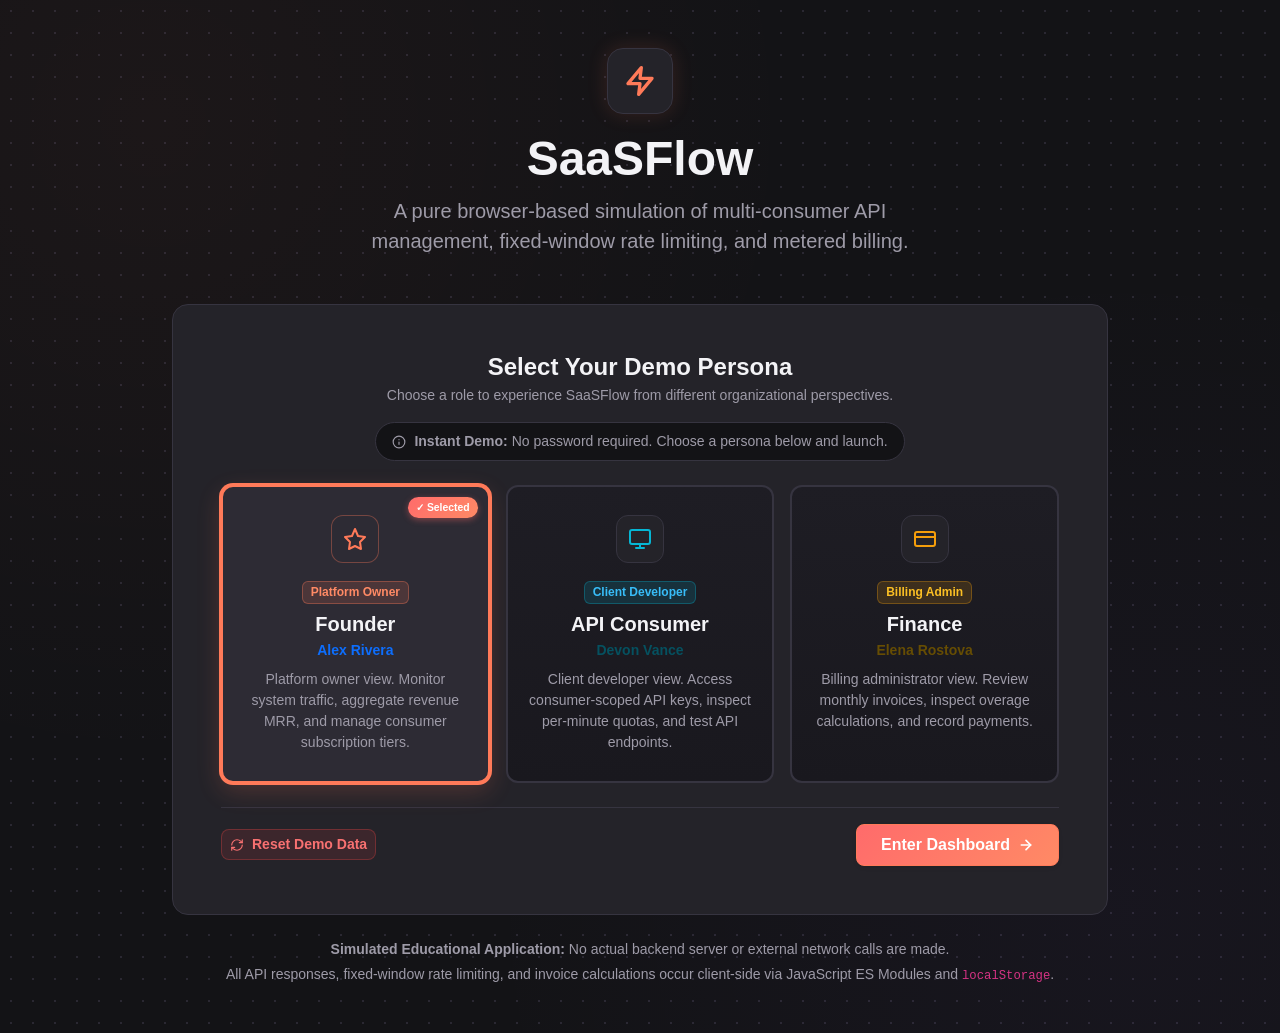
<file: saasflow/frontend/pages/tenant-detail.html>
﻿<!DOCTYPE html>
<html lang="en">

<head>
  <meta charset="UTF-8">
  <meta name="viewport" content="width=device-width, initial-scale=1.0">
  <title>Consumer Detail — SaaSFlow</title>
  <link href="https://cdn.jsdelivr.net/npm/bootstrap@5.3.3/dist/css/bootstrap.min.css" rel="stylesheet">
  <link rel="stylesheet" href="../css/styles.css">
</head>

<body class="bg-light">

  <div id="app-layout">
    <div id="page-content">

            <div class="mb-4 d-flex align-items-center justify-content-between flex-wrap gap-2">
        <div class="d-flex align-items-center gap-3">
          <div>
            <div class="d-flex align-items-center gap-2">
              <h2 class="h4 fw-bold text-dark mb-0" id="detail-tenant-name">PayEasy Financial Technologies</h2>
              <span id="detail-tenant-status"><span class="badge-status badge-status-active">Active</span></span>
            </div>
            <span class="font-monospace small text-muted" id="detail-tenant-id">ID: payeasy</span>
          </div>
        </div>
        <div>
          <span class="badge bg-light text-dark border px-3 py-2" id="detail-plan-badge">
            Current Tier: <strong class="text-primary" id="detail-plan-name">Starter</strong>
          </span>
        </div>
      </div>

      <div class="row g-4 mb-4">
                <div class="col-lg-6">
                    <div class="app-card mb-4">
            <h3 class="h6 fw-bold text-dark mb-3 text-uppercase tracking-wider">API Authentication Credentials</h3>
            <div class="p-3 bg-light rounded-3 border mb-3">
              <label for="detail-api-key-input" class="form-label small text-secondary fw-semibold mb-1">
                Live API Key (Masked):
                <span class="info-tooltip-wrap" tabindex="0" role="tooltip"
                  aria-label="Secret credential passed in x-api-key header to authenticate requests. Isolated per consumer.">
                  <span class="info-tooltip-icon" aria-hidden="true">ℹ</span>
                  <span class="info-tooltip-popup">Secret credential passed in x-api-key header to authenticate
                    requests. Isolated per consumer.</span>
                </span>
              </label>
              <div class="input-group">
                <input type="text" id="detail-api-key-input" class="form-control font-monospace bg-white"
                  value="sf_live_••••••••••••44319" readonly>
                <button id="btn-toggle-mask-key" class="btn btn-outline-secondary" type="button"
                  title="Show or hide full key">
                  👁️
                </button>
                <button id="btn-copy-api-key" class="btn btn-outline-secondary" type="button" title="Copy API key">
                  📋 Copy
                </button>
              </div>
              <div class="form-text small text-muted mt-2">
                Simulated demo credential. Do not use in production.
              </div>
            </div>

            <div class="row g-2 text-center mb-3">
              <div class="col-6">
                <div class="p-2 border rounded bg-white">
                  <div class="small text-muted">
                    Per-Minute Rate Limit
                    <span class="info-tooltip-wrap" tabindex="0" role="tooltip"
                      aria-label="Maximum requests allowed within a rolling 60-second window before receiving HTTP 429.">
                      <span class="info-tooltip-icon" aria-hidden="true">ℹ</span>
                      <span class="info-tooltip-popup">Maximum requests allowed within a rolling 60-second window before
                        receiving HTTP 429.</span>
                    </span>
                  </div>
                  <div class="h5 fw-bold text-dark mb-0" id="detail-per-minute-limit">20 req/min</div>
                </div>
              </div>
              <div class="col-6">
                <div class="p-2 border rounded bg-white">
                  <div class="small text-muted">
                    Monthly Hard Quota
                    <span class="info-tooltip-wrap" tabindex="0" role="tooltip"
                      aria-label="Total volume of API requests included in your subscription billing cycle each month.">
                      <span class="info-tooltip-icon" aria-hidden="true">ℹ</span>
                      <span class="info-tooltip-popup">Total volume of API requests included in your subscription
                        billing cycle each month.</span>
                    </span>
                  </div>
                  <div class="h5 fw-bold text-dark mb-0" id="detail-monthly-limit">100,000 reqs</div>
                </div>
              </div>
            </div>

                        <div class="p-3 border rounded-3 bg-white">
              <div class="d-flex align-items-center justify-content-between mb-2">
                <div class="d-flex align-items-center gap-2">
                  <span class="text-primary"><svg width="20" height="20" viewBox="0 0 24 24" fill="none" stroke="currentColor" stroke-width="2"><polygon points="13 2 3 14 12 14 11 22 21 10 12 10 13 2"/></svg></span>
                  <div>
                    <strong class="text-dark small d-block">Live Rate Consumption (Calls / Min)</strong>
                    <span class="small text-muted" id="detail-rpm-window-text">Rolling 60s gateway window</span>
                  </div>
                </div>
                <span id="detail-rpm-badge" class="rpm-badge rpm-badge-normal">0 / 20 RPM</span>
              </div>
              <div class="progress" style="height: 8px;">
                <div id="detail-rpm-progress-bar" class="progress-bar bg-primary" role="progressbar" style="width: 0%;" aria-valuenow="0" aria-valuemin="0" aria-valuemax="100"></div>
              </div>
            </div>
          </div>

                    <div class="app-card" id="plan-change-card">
            <div class="d-flex align-items-center justify-content-between mb-3">
              <h3 class="h6 fw-bold text-dark mb-0 text-uppercase tracking-wider">
                Subscription Tier Management
                <span class="info-tooltip-wrap" tabindex="0" role="tooltip"
                  aria-label="Upgrading immediately raises rate limits; base fees apply from next calendar month.">
                  <span class="info-tooltip-icon" aria-hidden="true">ℹ</span>
                  <span class="info-tooltip-popup">Upgrading immediately raises rate limits; base fees apply from next
                    calendar month.</span>
                </span>
              </h3>
              <span class="badge bg-primary-subtle text-primary border">Founder Only</span>
            </div>

            <p class="text-secondary small mb-3">
              Modify this consumer's subscription tier. Upgrading immediately adjusts rate limits.
            </p>

            <div class="mb-3">
              <label for="select-new-plan" class="form-label small fw-semibold text-secondary">Select Target
                Plan:</label>
              <select id="select-new-plan" class="form-select">
                <option value="free">Free Tier (5 req/min, 10,000 monthly, ₹0)</option>
                <option value="starter" selected>Starter Tier (20 req/min, 100,000 monthly, ₹999/mo)</option>
                <option value="pro">Pro Tier (60 req/min, 500,000 monthly, ₹2,999/mo)</option>
              </select>
            </div>

            <div class="alert alert-info border-info small p-2 mb-3">
              ℹ️ <strong>Billing Rule:</strong> Rate limits apply immediately. The new plan's base fee will apply from
              the <strong>next calendar month</strong> without mid-month proration.
            </div>

            <button id="btn-update-plan" class="btn btn-primary w-100 fw-semibold">
              Apply Subscription Change
            </button>
          </div>
        </div>

                <div class="col-lg-6">
                    <div class="app-card mb-4">
            <h3 class="h6 fw-bold text-dark mb-3 text-uppercase tracking-wider">Monthly Quota Consumption</h3>
            <div id="detail-quota-bar-container">
              <div class="quota-container">
                <div class="quota-header">
                  <span>Current Month (2026-10)</span>
                  <span class="fw-semibold">61% used (61,250 of 100,000 calls)</span>
                </div>
                <div class="progress" style="height: 12px;">
                  <div class="progress-bar quota-normal" role="progressbar" style="width: 61%;" aria-valuenow="61"
                    aria-valuemin="0" aria-valuemax="100"></div>
                </div>
              </div>
            </div>

            <div class="row g-2 text-center mt-3 pt-3 border-top">
              <div class="col-4">
                <div class="small text-muted">Included Calls</div>
                <div class="fw-bold text-dark" id="detail-included-calls">50,000</div>
              </div>
              <div class="col-4">
                <div class="small text-muted">Actual Usage</div>
                <div class="fw-bold text-primary" id="detail-actual-calls">61,250</div>
              </div>
              <div class="col-4">
                <div class="small text-muted">Overage Calls</div>
                <div class="fw-bold text-warning" id="detail-overage-calls">11,250</div>
              </div>
            </div>
          </div>

                    <div class="app-card">
            <div class="d-flex align-items-center justify-content-between mb-2 flex-wrap gap-2">
              <div>
                <h3 class="h6 fw-bold text-dark mb-1 text-uppercase tracking-wider">7-Day API Traffic Activity</h3>
                <p class="text-secondary small mb-0">Daily API call volume and request trend over the last 7 days.</p>
              </div>
              <span class="badge bg-light text-secondary border px-2 py-1">📈 Smooth Trend Line</span>
            </div>

            <div id="detail-usage-chart" class="fancy-line-chart-container py-2" aria-label="7 day API usage trend graph">
                          </div>
          </div>
        </div>
      </div>

            <div class="app-card mb-4">
        <div class="d-flex align-items-center justify-content-between mb-3 flex-wrap gap-2">
          <div>
            <h3 class="h6 fw-bold text-dark mb-0 text-uppercase tracking-wider">Team Members & Staff Sub-Keys</h3>
            <p class="text-secondary small mb-0">Track individual engineer RPM, assigned API credentials, and usage attribution.</p>
          </div>
          <button type="button" id="btn-open-add-staff" class="btn btn-outline-primary btn-sm d-flex align-items-center gap-1">
            <span>➕</span> <span>Issue Staff Key</span>
          </button>
        </div>

        <div class="app-table-container">
          <table class="app-table" aria-label="Staff API sub-keys list">
            <thead>
              <tr>
                <th>Staff Member</th>
                <th>Role / Department</th>
                <th>Staff API Key (Sub-Key)</th>
                <th>Live Rate (RPM)</th>
                <th>Monthly Calls</th>
                <th>Volume Share</th>
                <th>Action</th>
              </tr>
            </thead>
            <tbody id="detail-staff-tbody">
                          </tbody>
          </table>
        </div>
      </div>

            <div class="app-card">
        <h3 class="h6 fw-bold text-dark mb-3 text-uppercase tracking-wider">Recent Consumer Request Logs</h3>
        <div class="app-table-container">
          <table class="app-table" aria-label="Consumer specific request logs">
            <thead>
              <tr>
                <th>Request ID</th>
                <th>Endpoint</th>
                <th>HTTP Status</th>
                <th>Response Time</th>
                <th>Timestamp</th>
              </tr>
            </thead>
            <tbody id="detail-requests-tbody">
              <tr>
                <td class="font-monospace small">req_171001_8920</td>
                <td class="font-monospace text-primary">/api/v1/weather</td>
                <td><span class="badge bg-success">200 OK</span></td>
                <td class="small text-muted font-monospace">310ms</td>
                <td class="small text-secondary">3 mins ago</td>
              </tr>
            </tbody>
          </table>
        </div>
      </div>

    </div>
  </div>

    <div class="modal fade" id="modal-add-staff-member" tabindex="-1" aria-labelledby="modalAddStaffLabel" aria-hidden="true">
    <div class="modal-dialog modal-dialog-centered">
      <div class="modal-content shadow-lg border-0">
        <div class="modal-header bg-light">
          <div class="d-flex align-items-center gap-2">
            <span class="text-primary"><svg width="22" height="22" viewBox="0 0 24 24" fill="none" stroke="currentColor" stroke-width="2"><circle cx="7.5" cy="15.5" r="5.5"/><path d="m21 2-9.6 9.6"/><path d="m15.5 7.5 3 3L22 7l-3-3"/></svg></span>
            <h5 class="modal-title fw-bold text-dark mb-0" id="modalAddStaffLabel">Issue New Staff API Key</h5>
          </div>
          <button type="button" class="btn-close" data-bs-dismiss="modal" aria-label="Close"></button>
        </div>
        <form id="form-add-staff-member">
          <div class="modal-body p-4">
            <div class="mb-3">
              <label for="new-staff-name" class="form-label fw-bold small text-secondary">Staff Member Full Name *</label>
              <input type="text" class="form-control" id="new-staff-name" placeholder="e.g. Maya Lin" required>
            </div>
            <div class="mb-3">
              <label for="new-staff-role" class="form-label fw-bold small text-secondary">Role / Department</label>
              <input type="text" class="form-control" id="new-staff-role" placeholder="e.g. Lead Mobile App Architect" required>
            </div>
            <div class="mb-3">
              <label for="new-staff-email" class="form-label fw-bold small text-secondary">Work Email</label>
              <input type="email" class="form-control" id="new-staff-email" placeholder="e.g. maya@company.io">
            </div>
            <div class="p-3 bg-light rounded-3 border small text-muted">
              ℹ️ A unique staff sub-key will be generated. All requests sent using this key will roll up to this consumer's active plan limit and count toward their monthly invoice.
            </div>
          </div>
          <div class="modal-footer bg-light">
            <button type="button" class="btn btn-outline-secondary" data-bs-dismiss="modal">Cancel</button>
            <button type="submit" class="btn btn-primary fw-semibold px-4">Generate Staff Key</button>
          </div>
        </form>
      </div>
    </div>
  </div>

  <script src="https://cdn.jsdelivr.net/npm/bootstrap@5.3.3/dist/js/bootstrap.bundle.min.js"></script>
  <script type="module" src="../js/pages/tenant-detail.js"></script>
</body>

</html>
</file>
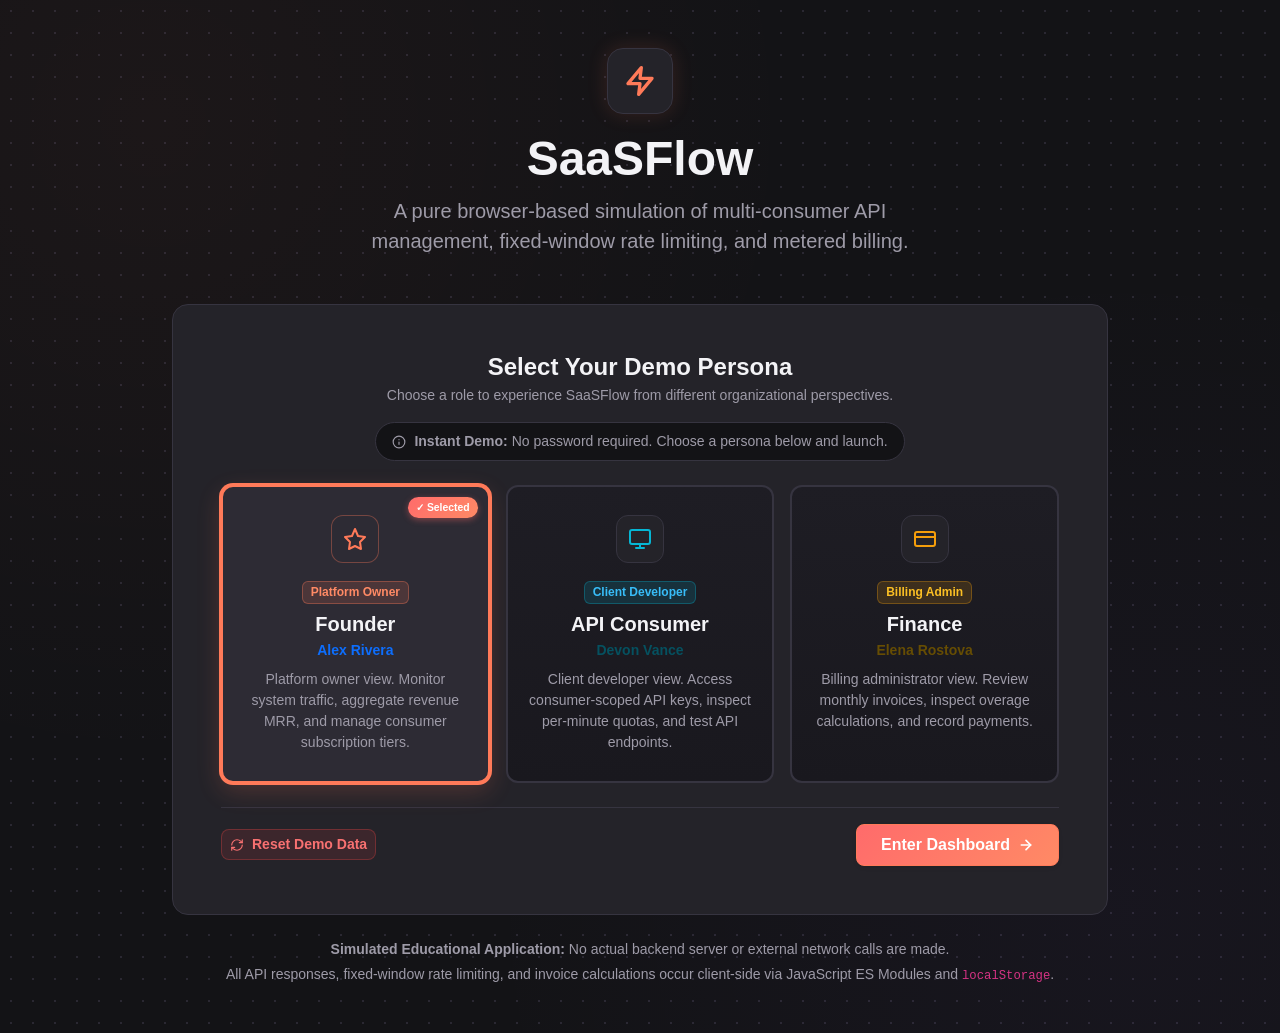
<file: saasflow/frontend/pages/tenants.html>
﻿<!DOCTYPE html>
<html lang="en">
<head>
  <meta charset="UTF-8">
  <meta name="viewport" content="width=device-width, initial-scale=1.0">
  <title>Consumers Directory — SaaSFlow</title>
  <link href="https://cdn.jsdelivr.net/npm/bootstrap@5.3.3/dist/css/bootstrap.min.css" rel="stylesheet">
  <link rel="stylesheet" href="../css/styles.css">
</head>
<body class="bg-light">

  <div id="app-layout">
    <div id="page-content">

            <div class="app-card mb-4">
        <div class="row g-3 align-items-center">
                    <div class="col-md-5">
            <label for="tenant-search-input" class="visually-hidden">Search consumers</label>
            <div class="input-group">
              <span class="input-group-text bg-white text-muted"><svg width="14" height="14" viewBox="0 0 24 24" fill="none" stroke="currentColor" stroke-width="2"><circle cx="11" cy="11" r="8"/><line x1="21" x2="16.65" y1="21" y2="16.65"/></svg></span>
              <input type="text" id="tenant-search-input" class="form-control" placeholder="Search by consumer name or ID...">
            </div>
          </div>

                    <div class="col-6 col-md-3">
            <label for="filter-plan-select" class="visually-hidden">Filter by Plan</label>
            <select id="filter-plan-select" class="form-select">
              <option value="all" selected>All Plans</option>
              <option value="free">Free Tier</option>
              <option value="starter">Starter Tier</option>
              <option value="pro">Pro Tier</option>
            </select>
          </div>

                    <div class="col-6 col-md-3">
            <label for="filter-status-select" class="visually-hidden">Filter by Status</label>
            <select id="filter-status-select" class="form-select">
              <option value="all" selected>All Statuses</option>
              <option value="active">Active</option>
              <option value="suspended">Suspended</option>
            </select>
          </div>

                    <div class="col-12 col-md-1 text-md-end">
            <button id="btn-clear-filters" class="btn btn-outline-secondary btn-sm w-100" title="Reset filters">
              Reset
            </button>
          </div>
        </div>
      </div>

            <div class="app-card">
        <div class="d-flex align-items-center justify-content-between mb-3 flex-wrap gap-2">
          <div>
            <h2 class="h5 fw-bold text-dark mb-0">Registered Consumers (<span id="tenants-count">7</span>)</h2>
            <span class="text-muted small">Updated in real-time</span>
          </div>
          <button type="button" id="btn-open-create-consumer" class="btn btn-primary btn-sm d-flex align-items-center gap-1 shadow-sm">
            <span>➕</span> <span>Register New Consumer</span>
          </button>
        </div>

        <div class="app-table-container">
          <table class="app-table mobile-table-card" aria-label="Consumers list">
            <thead>
              <tr>
                <th>Consumer Name</th>
                <th>Consumer ID</th>
                <th>
                  Plan Tier
                  <span class="info-tooltip-wrap" tabindex="0" role="tooltip" aria-label="Subscription plan assigned to the consumer. Dictates rate limit and monthly quota.">
                    <span class="info-tooltip-icon" aria-hidden="true">ℹ</span>
                    <span class="info-tooltip-popup">Subscription plan assigned to the consumer. Dictates rate limit and monthly quota.</span>
                  </span>
                </th>
                <th>Staff & Live RPM</th>
                <th>Monthly Usage</th>
                <th>
                  Monthly Limit
                  <span class="info-tooltip-wrap" tabindex="0" role="tooltip" aria-label="Total API requests permitted before hard cutoff or overage billing applies.">
                    <span class="info-tooltip-icon" aria-hidden="true">ℹ</span>
                    <span class="info-tooltip-popup">Total API requests permitted before hard cutoff or overage billing applies.</span>
                  </span>
                </th>
                <th>
                  Quota Utilization
                  <span class="info-tooltip-wrap" tabindex="0" role="tooltip" aria-label="Percentage of monthly included API quota consumed in the current calendar cycle.">
                    <span class="info-tooltip-icon" aria-hidden="true">ℹ</span>
                    <span class="info-tooltip-popup">Percentage of monthly included API quota consumed in the current calendar cycle.</span>
                  </span>
                </th>
                <th>Status</th>
                <th>Action</th>
              </tr>
            </thead>
            <tbody id="tenants-table-body">
                            <tr>
                <td data-label="Consumer Name"><strong>NovaCart Commerce</strong></td>
                <td data-label="Consumer ID" class="font-monospace small text-muted">shopkart</td>
                <td data-label="Plan Tier"><span class="badge-plan badge-plan-starter">Starter</span></td>
                <td data-label="Staff & Live RPM"><span class="badge bg-light text-dark border">2 staff</span> <span class="rpm-badge rpm-badge-normal">0 / 20 RPM</span></td>
                <td data-label="Monthly Usage">43,000</td>
                <td data-label="Monthly Limit">100,000</td>
                <td data-label="Quota Utilization" style="min-width: 170px;">
                  <div class="quota-container">
                    <div class="progress" style="height: 8px;">
                      <div class="progress-bar quota-normal" role="progressbar" style="width: 43%;" aria-valuenow="43" aria-valuemin="0" aria-valuemax="100"></div>
                    </div>
                    <span class="small text-secondary">43% used</span>
                  </div>
                </td>
                <td data-label="Status"><span class="badge-status badge-status-active">Active</span></td>
                <td data-label="Action"><a href="tenant-detail.html?tenantId=shopkart" class="btn btn-sm btn-outline-primary py-1 px-2">View Details</a></td>
              </tr>
            </tbody>
          </table>
        </div>

                <div id="tenants-empty-state" class="d-none"></div>
      </div>

    </div>
  </div>

    <div class="modal fade" id="modal-create-consumer" tabindex="-1" aria-labelledby="modalCreateConsumerLabel" aria-hidden="true">
    <div class="modal-dialog modal-dialog-centered">
      <div class="modal-content shadow-lg border-0">
        <div class="modal-header bg-light">
          <div class="d-flex align-items-center gap-2">
            <span class="text-primary"><svg width="22" height="22" viewBox="0 0 24 24" fill="none" stroke="currentColor" stroke-width="2"><rect width="16" height="20" x="4" y="2" rx="2" ry="2"/><path d="M9 22v-4h6v4"/><path d="M8 6h.01"/><path d="M16 6h.01"/><path d="M8 10h.01"/><path d="M16 10h.01"/><path d="M8 14h.01"/><path d="M16 14h.01"/></svg></span>
            <h5 class="modal-title fw-bold text-dark mb-0" id="modalCreateConsumerLabel">Register New API Consumer</h5>
          </div>
          <button type="button" class="btn-close" data-bs-dismiss="modal" aria-label="Close"></button>
        </div>
        <form id="form-create-consumer">
          <div class="modal-body p-4">
            <div class="mb-3">
              <label for="new-consumer-name" class="form-label fw-bold small text-secondary">Company / Organization Name *</label>
              <input type="text" class="form-control" id="new-consumer-name" placeholder="e.g. HyperScale AI Labs" required>
            </div>
            <div class="mb-3">
              <label for="new-consumer-industry" class="form-label fw-bold small text-secondary">Industry / Domain</label>
              <select class="form-select" id="new-consumer-industry">
                <option value="Fintech & Payments">Fintech & Payments</option>
                <option value="E-Commerce & Retail" selected>E-Commerce & Retail</option>
                <option value="Logistics & Supply Chain">Logistics & Supply Chain</option>
                <option value="Healthcare & HealthTech">Healthcare & HealthTech</option>
                <option value="EdTech & E-Learning">EdTech & E-Learning</option>
                <option value="AI & Machine Learning">AI & Machine Learning</option>
                <option value="Other Enterprise">Other Enterprise</option>
              </select>
            </div>
            <div class="row g-2 mb-3">
              <div class="col-sm-6">
                <label for="new-consumer-contact-name" class="form-label fw-bold small text-secondary">Founder / Admin Name *</label>
                <input type="text" class="form-control" id="new-consumer-contact-name" placeholder="e.g. Kavita Raman" required>
              </div>
              <div class="col-sm-6">
                <label for="new-consumer-contact-email" class="form-label fw-bold small text-secondary">Contact Email</label>
                <input type="email" class="form-control" id="new-consumer-contact-email" placeholder="kavita@hyperscale.ai">
              </div>
            </div>
            <div class="mb-3">
              <label for="new-consumer-plan" class="form-label fw-bold small text-secondary">Assigned Subscription Tier *</label>
              <select class="form-select" id="new-consumer-plan" required>
                              </select>
              <div class="form-text small text-muted">
                Assigns the initial per-minute rate limit and monthly quota cap.
              </div>
            </div>
          </div>
          <div class="modal-footer bg-light">
            <button type="button" class="btn btn-outline-secondary" data-bs-dismiss="modal">Cancel</button>
            <button type="submit" class="btn btn-primary fw-semibold px-4">Register Consumer</button>
          </div>
        </form>
      </div>
    </div>
  </div>

  <script src="https://cdn.jsdelivr.net/npm/bootstrap@5.3.3/dist/js/bootstrap.bundle.min.js"></script>
  <script type="module" src="../js/pages/tenants.js"></script>
</body>
</html>
</file>
<file: saasflow/frontend/css/styles.css>
﻿:root {
  --bg-main: #131316;
  --bg-secondary: #1B1A20;
  --bg-card: #242329;
  --bg-elevated: #2D2B34;
  --border-color: #363440;
  --border-subtle: #2A2832;
  --border-focus: #FF7A59;
  --primary: #FF7A59;
  --primary-hover: #FF8A65;
  --primary-light: rgba(255, 122, 89, 0.12);
  --primary-border: rgba(255, 122, 89, 0.35);
  --accent: #8B5CF6;
  --accent-cyan: #06B6D4;
  --text-primary: #F3F3F6;
  --text-secondary: #9E9BA8;
  --text-muted: #6B6878;
  --success: #10B981;
  --success-bg: rgba(16, 185, 129, 0.12);
  --success-border: rgba(16, 185, 129, 0.3);
  --warning: #F59E0B;
  --warning-bg: rgba(245, 158, 11, 0.12);
  --warning-border: rgba(245, 158, 11, 0.3);
  --error: #EF4444;
  --error-bg: rgba(239, 68, 68, 0.12);
  --error-border: rgba(239, 68, 68, 0.3);
  --sidebar-width: 256px;
  --topbar-height: 64px;
  --radius-sm: 8px;
  --radius-md: 12px;
  --radius-lg: 16px;
  --shadow-sm: 0 2px 8px rgba(0, 0, 0, 0.4);
  --shadow-md: 0 4px 16px rgba(0, 0, 0, 0.5);
  --shadow-lg: 0 10px 30px rgba(0, 0, 0, 0.65);
  --shadow-xl: 0 20px 45px rgba(0, 0, 0, 0.8);
}

* { box-sizing: border-box; }
body {
  font-family: -apple-system, BlinkMacSystemFont, "Segoe UI", Roboto, "Helvetica Neue", Arial, sans-serif;
  color: var(--text-primary);
  background-color: var(--bg-main) !important;
  background-image: 
    radial-gradient(circle at 12% 12%, rgba(255, 122, 89, 0.04) 0%, transparent 45%),
    radial-gradient(circle at 88% 88%, rgba(139, 92, 246, 0.04) 0%, transparent 45%),
    radial-gradient(#2A2832 0.75px, transparent 0.75px);
  background-size: 100% 100%, 100% 100%, 22px 22px;
  margin: 0; padding: 0; -webkit-font-smoothing: antialiased;
}
a { color: var(--primary); text-decoration: none; transition: color 0.15s ease; }
a:hover { color: var(--primary-hover); text-decoration: underline; }

.bg-light, body.bg-light { background-color: var(--bg-main) !important; }
.bg-white { background-color: var(--bg-card) !important; color: var(--text-primary) !important; }
.card { background-color: var(--bg-card) !important; border-color: var(--border-color) !important; color: var(--text-primary); }
.text-dark { color: var(--text-primary) !important; }
.text-secondary, .text-muted { color: var(--text-secondary) !important; }
.border, .border-top, .border-bottom, .border-start, .border-end, .border-subtle { border-color: var(--border-color) !important; }
.alert-warning { background-color: var(--warning-bg) !important; border-color: var(--warning-border) !important; color: #FBBF24 !important; }
.badge.bg-primary-subtle { background: rgba(255, 122, 89, 0.15) !important; color: #FF8A65 !important; border-color: var(--primary-border) !important; }
.badge.bg-info-subtle { background: rgba(6, 182, 212, 0.15) !important; color: #38BDF8 !important; border-color: rgba(6, 182, 212, 0.3) !important; }
.badge.bg-warning-subtle { background: rgba(245, 158, 11, 0.15) !important; color: #FBBF24 !important; border-color: var(--warning-border) !important; }
.badge.bg-success-subtle { background: rgba(16, 185, 129, 0.15) !important; color: #34D399 !important; border-color: var(--success-border) !important; }
.badge.bg-danger-subtle { background: rgba(239, 68, 68, 0.15) !important; color: #F87171 !important; border-color: var(--error-border) !important; }
.dropdown-menu { background-color: var(--bg-elevated); border: 1px solid var(--border-color); color: var(--text-primary); }
.dropdown-item { color: var(--text-secondary); }
.dropdown-item:hover { background-color: var(--bg-card); color: var(--text-primary); }
.dropdown-divider { border-color: var(--border-subtle); }

.btn { font-weight: 600; border-radius: var(--radius-sm); transition: all 0.15s cubic-bezier(0.16, 1, 0.3, 1); display: inline-flex; align-items: center; justify-content: center; gap: 0.4rem; }
.btn:active { transform: scale(0.98); }
.btn-primary { background: linear-gradient(135deg, #FF6B6B 0%, #FF8A65 100%); border: 1px solid #FF7A59; color: #FFF; box-shadow: 0 2px 10px rgba(255, 107, 107, 0.28); }
.btn-primary:hover, .btn-primary:focus { background: linear-gradient(135deg, #FF5757 0%, #FF7A59 100%); border-color: #FF5757; box-shadow: 0 4px 18px rgba(255, 107, 107, 0.42); transform: translateY(-1px); }
.btn-outline-secondary { border-color: var(--border-color); color: var(--text-secondary); background: var(--bg-elevated); }
.btn-outline-secondary:hover { background: #363440; border-color: #4A4756; color: var(--text-primary); }
.btn-outline-primary { border-color: var(--primary-border); color: var(--primary); background: transparent; }
.btn-outline-primary:hover { background: var(--primary-light); border-color: var(--primary); color: #FFF; transform: translateY(-1px); }
.btn-outline-danger { border-color: var(--error-border); color: #F87171; background: var(--error-bg); }
.btn-outline-danger:hover { background: rgba(239, 68, 68, 0.25); border-color: var(--error); color: #FFF; }

.form-control, .form-select {
  border-radius: var(--radius-sm); border: 1px solid var(--border-color) !important;
  padding: 0.55rem 0.85rem; font-size: 0.875rem; color: var(--text-primary) !important; background-color: #19181E !important;
  transition: border-color 0.15s ease, box-shadow 0.15s ease;
}
.form-control:focus, .form-select:focus { border-color: var(--primary) !important; box-shadow: 0 0 0 3px rgba(255, 122, 89, 0.22) !important; outline: none; }
.form-select option { background-color: var(--bg-card); color: var(--text-primary); }
.input-group-text { background-color: var(--bg-secondary) !important; border-color: var(--border-color) !important; color: var(--text-secondary) !important; }

#app-sidebar {
  position: fixed; top: 0; left: 0; bottom: 0; width: var(--sidebar-width);
  background: linear-gradient(180deg, #1B1A20 0%, #151419 100%);
  border-right: 1px solid var(--border-color); display: flex; flex-direction: column; z-index: 1040;
  box-shadow: 2px 0 16px rgba(0, 0, 0, 0.35); transition: transform 0.25s ease-in-out;
}
.sidebar-brand { height: var(--topbar-height); display: flex; align-items: center; padding: 0 1.5rem; border-bottom: 1px solid var(--border-color); background: #1B1A20; }
.sidebar-brand-link { color: inherit; text-decoration: none; display: flex; align-items: center; }
.sidebar-brand .logo-icon {
  width: 34px; height: 34px; background: linear-gradient(135deg, #FF6B6B 0%, #FF8A65 50%, #8B5CF6 100%);
  border-radius: 9px; display: inline-flex; align-items: center; justify-content: center;
  color: #FFF; font-weight: 800; margin-right: 0.75rem; font-size: 1.15rem; box-shadow: 0 4px 14px rgba(255, 107, 107, 0.35);
}
.sidebar-brand .brand-title { font-size: 1.25rem; font-weight: 800; letter-spacing: -0.02em; color: var(--text-primary); margin: 0; }
.sidebar-nav { flex: 1; padding: 1.25rem 0.75rem; overflow-y: auto; }
.sidebar-nav .nav-heading { font-size: 0.72rem; font-weight: 700; text-transform: uppercase; color: var(--text-muted); letter-spacing: 0.06em; padding: 0 0.75rem 0.5rem; }
.sidebar-nav .nav-link {
  display: flex; align-items: center; padding: 0.65rem 0.85rem; font-size: 0.875rem; font-weight: 500;
  color: var(--text-secondary); border-radius: var(--radius-sm); margin-bottom: 0.25rem; transition: all 0.15s ease;
}
.sidebar-nav .nav-link svg { margin-right: 0.75rem; color: var(--text-muted); transition: color 0.15s ease; }
.sidebar-nav .nav-link:hover { background-color: var(--bg-elevated); color: var(--text-primary); transform: translateX(2px); text-decoration: none; }
.sidebar-nav .nav-link:hover svg { color: var(--primary); }
.sidebar-nav .nav-link.active {
  background: linear-gradient(90deg, rgba(255, 122, 89, 0.16) 0%, rgba(255, 122, 89, 0.04) 100%);
  color: #FF8A65; font-weight: 600; box-shadow: inset 3px 0 0 #FF7A59;
}
.sidebar-nav .nav-link.active svg { color: #FF8A65; }
.sidebar-footer { padding: 1rem 1.25rem; border-top: 1px solid var(--border-color); background: #17161C; }
.user-badge { display: flex; align-items: center; gap: 0.75rem; margin-bottom: 0.75rem; }
.role-avatar {
  width: 36px; height: 36px; border-radius: 50%; background: linear-gradient(135deg, var(--bg-elevated), #383542);
  color: var(--primary); font-weight: 700; display: flex; align-items: center; justify-content: center;
  border: 1px solid var(--primary-border); box-shadow: 0 2px 8px rgba(0, 0, 0, 0.3);
}
.user-info .role-title { font-size: 0.875rem; font-weight: 600; color: var(--text-primary); margin: 0; text-transform: capitalize; }
.user-info .tenant-sub { font-size: 0.75rem; color: var(--text-secondary); margin: 0; }

.main-wrapper { margin-left: var(--sidebar-width); min-height: 100vh; display: flex; flex-direction: column; }
.top-header {
  height: var(--topbar-height); background: rgba(27, 26, 32, 0.85);
  backdrop-filter: blur(16px); -webkit-backdrop-filter: blur(16px); border-bottom: 1px solid var(--border-color);
  display: flex; align-items: center; justify-content: space-between; padding: 0 1.75rem; position: sticky; top: 0; z-index: 1020;
}
.top-header-left { min-width: 0; flex: 1; }
.header-titles { min-width: 0; }
.header-page-title { white-space: nowrap; overflow: hidden; text-overflow: ellipsis; font-size: 1.15rem; font-weight: 700; }
.header-page-subtitle { font-size: 0.8rem; color: var(--text-secondary); }
.page-body { flex: 1; padding: 1.75rem; }

.app-card {
  background: linear-gradient(180deg, #242329 0%, #1F1E24 100%);
  border: 1px solid var(--border-color); border-radius: var(--radius-md); box-shadow: var(--shadow-sm);
  padding: 1.35rem; margin-bottom: 1.5rem; transition: transform 0.2s cubic-bezier(0.16, 1, 0.3, 1), box-shadow 0.2s ease;
}
.app-card:hover { box-shadow: var(--shadow-md); border-color: rgba(255, 122, 89, 0.3); }
.kpi-card {
  background: linear-gradient(180deg, #242329 0%, #1F1E24 100%);
  border: 1px solid var(--border-color); border-radius: var(--radius-md); box-shadow: var(--shadow-sm);
  padding: 1.35rem 1.5rem; height: 100%; display: flex; flex-direction: column; justify-content: space-between;
  transition: all 0.2s cubic-bezier(0.16, 1, 0.3, 1); position: relative; overflow: hidden;
}
.kpi-card:hover { transform: translateY(-2px); box-shadow: 0 8px 24px rgba(0, 0, 0, 0.6); border-color: var(--primary-border); }
.kpi-card::after { content: ""; position: absolute; top: 0; left: 0; right: 0; height: 3px; background: linear-gradient(90deg, #FF7A59, #8B5CF6, #06B6D4); }
.kpi-title { font-size: 0.75rem; font-weight: 700; color: var(--text-secondary); text-transform: uppercase; letter-spacing: 0.05em; margin-bottom: 0.35rem; }
.kpi-value { font-size: 1.85rem; font-weight: 800; color: var(--text-primary); letter-spacing: -0.03em; line-height: 1.2; }
.kpi-sub { font-size: 0.8rem; color: var(--text-secondary); margin-top: 0.5rem; display: flex; align-items: center; gap: 0.35rem; }

.quota-container { margin: 0.5rem 0; }
.quota-header { display: flex; justify-content: space-between; font-size: 0.8rem; font-weight: 600; color: var(--text-secondary); margin-bottom: 0.35rem; }
.progress { height: 10px; background-color: #19181E; border-radius: 9999px; overflow: hidden; border: 1px solid var(--border-subtle); }
.progress-bar { transition: width 0.4s ease; }
.quota-normal { background: linear-gradient(90deg, #10B981 0%, #059669 100%) !important; box-shadow: 0 0 10px rgba(16, 185, 129, 0.35); }
.quota-warning { background: linear-gradient(90deg, #F59E0B 0%, #D97706 100%) !important; box-shadow: 0 0 10px rgba(245, 158, 11, 0.35); }
.quota-critical { background: linear-gradient(90deg, #FF6B6B 0%, #EF4444 100%) !important; box-shadow: 0 0 10px rgba(239, 68, 68, 0.35); }

.badge-plan { font-size: 0.75rem; font-weight: 700; padding: 0.25rem 0.65rem; border-radius: 9999px; text-transform: uppercase; letter-spacing: 0.04em; display: inline-block; }
.badge-plan-free { background-color: rgba(148, 163, 184, 0.12); color: #CBD5E1; border: 1px solid #475569; }
.badge-plan-starter { background: rgba(255, 122, 89, 0.15); color: #FF8A65; border: 1px solid var(--primary-border); }
.badge-plan-pro { background: rgba(139, 92, 246, 0.18); color: #C4B5FD; border: 1px solid rgba(139, 92, 246, 0.4); }
.badge-plan-custom { background: rgba(16, 185, 129, 0.15); color: #6EE7B7; border: 1px solid var(--success-border); }
.rpm-badge { display: inline-flex; align-items: center; gap: 0.35rem; font-size: 0.75rem; font-weight: 700; padding: 0.25rem 0.6rem; border-radius: 6px; font-family: monospace; }
.rpm-badge-normal { background: rgba(16, 185, 129, 0.15); color: #34D399; border: 1px solid var(--success-border); }
.rpm-badge-warning { background: rgba(245, 158, 11, 0.15); color: #FBBF24; border: 1px solid var(--warning-border); }
.rpm-badge-danger { background: rgba(239, 68, 68, 0.15); color: #F87171; border: 1px solid var(--error-border); }
.badge-status { font-size: 0.75rem; font-weight: 600; padding: 0.25rem 0.65rem; border-radius: 9999px; display: inline-flex; align-items: center; gap: 0.35rem; }
.badge-status::before { content: ""; display: inline-block; width: 6px; height: 6px; border-radius: 50%; }
.badge-status-active { background-color: var(--success-bg); color: #34D399; border: 1px solid var(--success-border); }
.badge-status-active::before { background-color: #10B981; }
.badge-status-suspended { background-color: var(--error-bg); color: #F87171; border: 1px solid var(--error-border); }
.badge-status-suspended::before { background-color: #EF4444; }
.badge-status-paid { background-color: var(--success-bg); color: #34D399; border: 1px solid var(--success-border); }
.badge-status-paid::before { background-color: #10B981; }
.badge-status-unpaid { background-color: var(--warning-bg); color: #FBBF24; border: 1px solid var(--warning-border); }
.badge-status-unpaid::before { background-color: #F59E0B; }

.app-table-container { background: var(--bg-card); border: 1px solid var(--border-color); border-radius: var(--radius-md); overflow-x: auto; box-shadow: var(--shadow-sm); }
.app-table { width: 100%; border-collapse: separate; border-spacing: 0; color: var(--text-primary); }
.app-table th { background: linear-gradient(180deg, #1F1E24 0%, #1A191F 100%); color: var(--text-secondary); font-size: 0.75rem; font-weight: 700; text-transform: uppercase; letter-spacing: 0.05em; padding: 0.85rem 1rem; border-bottom: 1px solid var(--border-color); white-space: nowrap; }
.app-table td { padding: 0.85rem 1rem; font-size: 0.875rem; color: var(--text-primary); border-bottom: 1px solid var(--border-subtle); vertical-align: middle; transition: background 0.1s ease; }
.app-table tbody tr:hover td { background-color: var(--bg-elevated); }
.app-table tbody tr:last-child td { border-bottom: none; }

.response-terminal { background-color: #151419; color: #F3F3F6; border-radius: var(--radius-md); overflow: hidden; border: 1px solid var(--border-color); box-shadow: var(--shadow-lg); }
.terminal-header { background: #1B1A20; padding: 0.75rem 1rem; display: flex; align-items: center; justify-content: space-between; border-bottom: 1px solid var(--border-color); }
.terminal-header .status-indicator { display: flex; align-items: center; gap: 0.5rem; font-weight: 600; font-size: 0.85rem; }
.terminal-header .latency-tag { font-size: 0.75rem; color: var(--text-muted); font-family: monospace; }
.terminal-body { padding: 1.15rem; font-family: "SFMono-Regular", Consolas, Menlo, monospace; font-size: 0.875rem; line-height: 1.5; overflow-x: auto; min-height: 220px; max-height: 450px; white-space: pre-wrap; word-break: break-all; color: #A7F3D0; }
.retry-countdown-box { background-color: var(--warning-bg); border: 1px solid var(--warning-border); color: #FBBF24; border-radius: var(--radius-sm); padding: 0.75rem 1rem; display: flex; align-items: center; justify-content: space-between; margin-top: 1rem; font-weight: 600; }
.countdown-timer-value { font-size: 1.25rem; font-family: monospace; background: #19181E; padding: 0.15rem 0.5rem; border-radius: 4px; border: 1px solid var(--warning-border); color: #FBBF24; }

.fancy-line-chart-wrapper { position: relative; width: 100%; }
.fancy-line-chart-metrics { display: flex; align-items: center; gap: 1.5rem; flex-wrap: wrap; margin-bottom: 0.75rem; padding-bottom: 0.75rem; border-bottom: 1px solid var(--border-color); }
.fancy-line-chart-metric-item { display: flex; flex-direction: column; }
.fancy-line-chart-metric-label { font-size: 0.7rem; font-weight: 700; color: var(--text-muted); text-transform: uppercase; letter-spacing: 0.05em; }
.fancy-line-chart-metric-val { font-size: 1.2rem; font-weight: 800; color: var(--text-primary); line-height: 1.2; }
.fancy-line-chart-svg { width: 100%; height: auto; min-height: 180px; max-height: 250px; overflow: visible; display: block; }
.chart-grid-line { stroke: #2A2832; stroke-dasharray: 4, 4; stroke-width: 1; }
.chart-baseline { stroke: #363440; stroke-width: 1.5; }
.chart-axis-text { font-size: 11px; fill: var(--text-muted); font-weight: 500; }
.chart-line-smooth { fill: none; stroke-width: 3.5; stroke-linecap: round; stroke-linejoin: round; }
.chart-point-group { cursor: pointer; outline: none; }
.chart-point-halo { transition: r 0.2s ease, fill-opacity 0.2s ease; }
.chart-point-center { transition: r 0.2s ease, stroke-width 0.2s ease; }
.chart-point-group:hover .chart-point-halo, .chart-point-group:focus .chart-point-halo { r: 12; fill-opacity: 0.45; }
.chart-point-group:hover .chart-point-center, .chart-point-group:focus .chart-point-center { r: 6; stroke-width: 2.5; }

.skeleton { background: linear-gradient(90deg, #1B1A20 25%, #242329 50%, #1B1A20 75%); background-size: 200% 100%; animation: shimmer 1.5s infinite; border-radius: 4px; }
@keyframes shimmer { 0% { background-position: 200% 0; } 100% { background-position: -200% 0; } }
.skeleton-text { height: 14px; margin-bottom: 8px; }
.skeleton-title { height: 24px; width: 50%; margin-bottom: 12px; }
.empty-state { text-align: center; padding: 3rem 1.5rem; }
.empty-state-icon { font-size: 2.5rem; color: var(--text-muted); margin-bottom: 1rem; display: flex; align-items: center; justify-content: center; }
.empty-state-title { font-size: 1.15rem; font-weight: 700; color: var(--text-primary); margin-bottom: 0.5rem; }
.empty-state-desc { font-size: 0.875rem; color: var(--text-secondary); max-width: 400px; margin: 0 auto 1.25rem; }

#toast-container { position: fixed; bottom: 1.5rem; right: 1.5rem; z-index: 1080; display: flex; flex-direction: column; gap: 0.5rem; max-width: 380px; width: calc(100% - 3rem); }
.custom-toast {
  background: var(--bg-elevated); border: 1px solid var(--border-color); border-radius: var(--radius-md); box-shadow: var(--shadow-xl);
  padding: 0.85rem 1.15rem; display: flex; align-items: center; justify-content: space-between;
  animation: slideInRight 0.25s cubic-bezier(0.16, 1, 0.3, 1); border-left: 4px solid var(--primary); color: var(--text-primary);
}
.custom-toast.toast-success { border-left-color: var(--success); }
.custom-toast.toast-error { border-left-color: var(--error); }
.custom-toast.toast-warning { border-left-color: var(--warning); }
.toast-pulse { animation: toastPulseAnim 0.3s ease-in-out; }
@keyframes slideInRight { from { transform: translateX(100%); opacity: 0; } to { transform: translateX(0); opacity: 1; } }
@keyframes toastPulseAnim { 0% { transform: scale(1); } 50% { transform: scale(1.04); } 100% { transform: scale(1); } }

.brand-hero-badge { background: var(--bg-card) !important; border-color: var(--border-color) !important; box-shadow: 0 0 20px rgba(255, 122, 89, 0.15) !important; }
.role-select-card {
  background: linear-gradient(180deg, #1E1D24 0%, #19181E 100%); border: 2px solid var(--border-color);
  border-radius: var(--radius-md); padding: 1.75rem 1.25rem; cursor: pointer;
  transition: all 0.2s cubic-bezier(0.16, 1, 0.3, 1); position: relative; height: 100%;
}
.role-select-card:hover { border-color: rgba(255, 122, 89, 0.5); box-shadow: var(--shadow-md); transform: translateY(-2px); }
.role-select-card.selected { border-color: var(--primary); background: var(--bg-elevated); box-shadow: 0 0 0 2px var(--primary), 0 8px 24px rgba(255, 122, 89, 0.2); }
.role-select-card.selected::after {
  content: "✓ Selected"; position: absolute; top: 10px; right: 10px;
  background: linear-gradient(135deg, #FF6B6B, #FF8A65); color: #FFF;
  font-size: 0.65rem; font-weight: 700; padding: 0.15rem 0.5rem; border-radius: 9999px; box-shadow: 0 2px 6px rgba(255, 107, 107, 0.4);
}
.role-icon-wrap {
  width: 48px; height: 48px; border-radius: 12px; background: var(--bg-card); display: flex; align-items: center; justify-content: center;
  border: 1px solid var(--border-color); transition: all 0.2s ease;
}
.role-select-card:hover .role-icon-wrap, .role-select-card.selected .role-icon-wrap { background: var(--bg-elevated); border-color: var(--primary-border); }

.btn-hamburger { display: none; background: none; border: none; font-size: 1.35rem; color: var(--text-primary); padding: 0.25rem; cursor: pointer; }
.sidebar-backdrop { display: none; position: fixed; inset: 0; background: rgba(0, 0, 0, 0.65); backdrop-filter: blur(4px); z-index: 1030; }
body.drawer-open { overflow: hidden !important; }

@media (max-width: 991.98px) {
  #app-sidebar { transform: translateX(-100%); }
  #app-sidebar.show { transform: translateX(0); }
  .sidebar-backdrop.show { display: block; }
  .main-wrapper { margin-left: 0; }
  .btn-hamburger { display: flex; align-items: center; justify-content: center; min-width: 44px; min-height: 44px; }
  .sidebar-nav .nav-link { min-height: 44px; }
  .btn-back-nav { min-height: 38px; }
}

@media (max-width: 767.98px) {
  .page-body { padding: 1rem; }
  .top-header { padding: 0 1rem; }
  .kpi-value { font-size: 1.5rem; }
  .mobile-table-card tbody tr { display: block; margin-bottom: 0.75rem; border: 1px solid var(--border-color); border-radius: var(--radius-sm); background: var(--bg-card); }
  .mobile-table-card tbody td { display: flex; justify-content: space-between; padding: 0.5rem 0.75rem; border-bottom: 1px solid var(--border-subtle); }
  .mobile-table-card tbody td:last-child { border-bottom: none; }
  .mobile-table-card tbody td::before { content: attr(data-label); font-weight: 700; color: var(--text-secondary); font-size: 0.75rem; text-transform: uppercase; }
}

.btn-back-nav {
  font-size: 0.825rem; font-weight: 600; padding: 0.35rem 0.75rem; border-radius: var(--radius-sm);
  border: 1px solid var(--border-color); background-color: var(--bg-elevated); color: var(--text-secondary);
  transition: all 0.15s ease; white-space: nowrap; flex-shrink: 0; min-height: 36px;
  display: inline-flex; align-items: center; gap: 0.35rem; box-shadow: var(--shadow-sm);
}
.btn-back-nav:hover { background-color: #363440; color: var(--text-primary); border-color: #4A4756; transform: translateX(-1px); text-decoration: none; }
.btn-back-nav:focus-visible { outline: 2px solid var(--primary); outline-offset: 2px; }
.breadcrumb-nav { margin-bottom: 0.15rem; }
.breadcrumb-nav .breadcrumb { margin-bottom: 0; padding: 0; background: transparent; display: flex; flex-wrap: wrap; align-items: center; font-size: 0.78rem; line-height: 1.2; }
.breadcrumb-nav .breadcrumb-item a { color: var(--text-secondary); font-weight: 500; text-decoration: none; transition: color 0.15s ease; }
.breadcrumb-nav .breadcrumb-item a:hover { color: var(--primary); text-decoration: underline; }
.breadcrumb-nav .breadcrumb-item.active { color: var(--text-primary); font-weight: 600; }
.breadcrumb-nav .breadcrumb-item + .breadcrumb-item::before { content: "›"; padding: 0 0.35rem; color: var(--text-muted); font-size: 0.85rem; font-weight: bold; }

.confirm-modal-backdrop { position: fixed; inset: 0; background: rgba(0, 0, 0, 0.75); backdrop-filter: blur(6px); z-index: 1090; display: flex; align-items: center; justify-content: center; padding: 1rem; animation: fadeInModal 0.2s ease-out; }
.confirm-modal-backdrop.fade-out { opacity: 0; transition: opacity 0.15s ease; }
.confirm-modal-card { background: var(--bg-elevated); border-radius: var(--radius-lg); box-shadow: var(--shadow-xl); padding: 1.5rem; max-width: 480px; width: 100%; animation: scaleInModal 0.2s ease-out; border: 1px solid var(--border-color); color: var(--text-primary); }
.confirm-modal-icon { width: 44px; height: 44px; border-radius: 50%; background: var(--primary-light); color: var(--primary); display: flex; align-items: center; justify-content: center; flex-shrink: 0; }
@keyframes fadeInModal { from { opacity: 0; } to { opacity: 1; } }
@keyframes scaleInModal { from { transform: scale(0.96); opacity: 0; } to { transform: scale(1); opacity: 1; } }

.info-tooltip-wrap { display: inline-flex; align-items: center; position: relative; vertical-align: middle; cursor: help; margin-left: 0.35rem; }
.info-tooltip-icon { width: 17px; height: 17px; border-radius: 50%; background: var(--bg-elevated); color: var(--text-secondary); font-size: 11px; font-weight: 700; display: inline-flex; align-items: center; justify-content: center; border: 1px solid var(--border-color); transition: all 0.15s ease; }
.info-tooltip-wrap:hover .info-tooltip-icon { background: var(--primary); color: #FFF; border-color: var(--primary); transform: scale(1.1); }
.info-tooltip-popup {
  position: absolute; bottom: calc(100% + 8px); left: 50%; transform: translateX(-50%) translateY(4px);
  background: #1B1A20; color: #F3F3F6; padding: 0.55rem 0.8rem; border-radius: var(--radius-sm);
  font-size: 0.75rem; font-weight: 400; line-height: 1.4; width: max-content; max-width: 260px;
  box-shadow: var(--shadow-xl); pointer-events: none; opacity: 0; visibility: hidden; transition: all 0.18s ease; z-index: 1085;
  border: 1px solid var(--border-color);
}
.info-tooltip-popup::after { content: ""; position: absolute; top: 100%; left: 50%; transform: translateX(-50%); border-width: 5px; border-style: solid; border-color: #1B1A20 transparent transparent transparent; }
.info-tooltip-wrap:hover .info-tooltip-popup, .info-tooltip-wrap.active .info-tooltip-popup { opacity: 1; visibility: visible; transform: translateX(-50%) translateY(0); }

.btn-quick-search { display: inline-flex; align-items: center; gap: 0.5rem; background: var(--bg-elevated); border: 1px solid var(--border-color); border-radius: 9999px; padding: 0.35rem 0.85rem; font-size: 0.825rem; color: var(--text-secondary); cursor: pointer; transition: all 0.15s ease; }
.btn-quick-search:hover { border-color: var(--primary-border); background: #363440; color: var(--text-primary); }
.btn-quick-search kbd { background: var(--bg-card); border: 1px solid var(--border-color); border-radius: 4px; font-size: 0.7rem; padding: 0.1rem 0.35rem; color: var(--text-muted); }
.notification-bell-container, .profile-dropdown-container { position: relative; }
.btn-notification-bell { width: 36px; height: 36px; border-radius: 50%; border: 1px solid var(--border-color); background: var(--bg-elevated); display: flex; align-items: center; justify-content: center; color: var(--text-secondary); cursor: pointer; transition: all 0.15s ease; }
.btn-notification-bell:hover { background: #363440; color: var(--text-primary); }
.notification-badge-dot { position: absolute; top: 4px; right: 5px; width: 8px; height: 8px; background: var(--primary); border-radius: 50%; border: 2px solid var(--bg-secondary); }
.notification-dropdown-menu { position: absolute; top: calc(100% + 8px); right: 0; width: 320px; background: var(--bg-elevated); border: 1px solid var(--border-color); border-radius: var(--radius-md); box-shadow: var(--shadow-xl); z-index: 1050; display: none; }
.notification-dropdown-menu.show { display: block; animation: fadeInModal 0.15s ease-out; }
.notification-header { padding: 0.75rem 1rem; border-bottom: 1px solid var(--border-subtle); display: flex; align-items: center; justify-content: space-between; }
.notification-list { max-height: 280px; overflow-y: auto; padding: 0.25rem 0; }
.notification-item { padding: 0.65rem 1rem; border-bottom: 1px solid var(--border-subtle); display: flex; align-items: flex-start; gap: 0.65rem; font-size: 0.8rem; }
.notification-item:hover { background: var(--bg-card); }
.profile-dropdown-btn { display: flex; align-items: center; gap: 0.5rem; background: var(--bg-elevated); border: 1px solid var(--border-color); border-radius: 9999px; padding: 0.25rem 0.65rem 0.25rem 0.35rem; cursor: pointer; transition: all 0.15s ease; }
.profile-dropdown-btn:hover { background: #363440; border-color: var(--primary-border); }
.profile-dropdown-avatar { width: 28px; height: 28px; border-radius: 50%; background: var(--primary-light); color: var(--primary); font-weight: 700; font-size: 0.75rem; display: flex; align-items: center; justify-content: center; }
.profile-dropdown-menu { position: absolute; top: calc(100% + 8px); right: 0; width: 220px; background: var(--bg-elevated); border: 1px solid var(--border-color); border-radius: var(--radius-md); box-shadow: var(--shadow-xl); z-index: 1050; display: none; padding: 0.5rem 0; }
.profile-dropdown-menu.show { display: block; animation: fadeInModal 0.15s ease-out; }
.profile-menu-item { display: flex; align-items: center; gap: 0.6rem; padding: 0.55rem 1rem; font-size: 0.825rem; color: var(--text-secondary); text-decoration: none; width: 100%; border: none; background: transparent; text-align: left; }
.profile-menu-item:hover { background: var(--bg-card); color: var(--primary); text-decoration: none; }
.search-modal-backdrop { position: fixed; inset: 0; background: rgba(0, 0, 0, 0.75); backdrop-filter: blur(6px); z-index: 1095; display: flex; align-items: flex-start; justify-content: center; padding-top: 10vh; padding-left: 1rem; padding-right: 1rem; }
.search-modal-card { background: var(--bg-elevated); border: 1px solid var(--border-color); border-radius: var(--radius-lg); box-shadow: var(--shadow-xl); width: 100%; max-width: 540px; overflow: hidden; animation: scaleInModal 0.15s ease-out; }
.search-modal-header { padding: 0.85rem 1.25rem; border-bottom: 1px solid var(--border-subtle); display: flex; align-items: center; gap: 0.75rem; }
.search-modal-input { border: none; outline: none; font-size: 1rem; color: var(--text-primary); width: 100%; background: transparent; }
.search-modal-results { max-height: 320px; overflow-y: auto; padding: 0.5rem; }
.search-result-item { display: flex; align-items: center; justify-content: space-between; padding: 0.6rem 0.85rem; border-radius: var(--radius-sm); font-size: 0.85rem; color: var(--text-primary); text-decoration: none; }
.search-result-item:hover { background: var(--bg-card); color: var(--primary); text-decoration: none; }
.welcome-guide-card { background: linear-gradient(180deg, #242329 0%, #1F1E24 100%); border: 1px solid var(--border-color); border-radius: var(--radius-lg); box-shadow: var(--shadow-sm); padding: 1.5rem; margin-bottom: 1.5rem; position: relative; overflow: hidden; }
.welcome-guide-card::before { content: ""; position: absolute; top: 0; left: 0; right: 0; height: 3px; background: linear-gradient(90deg, #FF7A59, #8B5CF6, #06B6D4); }
.welcome-step-card { background: var(--bg-elevated); border: 1px solid var(--border-color); border-radius: var(--radius-md); padding: 1rem; height: 100%; transition: all 0.15s ease; }
.welcome-step-card:hover { transform: translateY(-2px); box-shadow: var(--shadow-sm); border-color: var(--primary-border); }
.welcome-step-icon { width: 34px; height: 34px; border-radius: 9px; background: var(--primary-light); color: var(--primary); display: inline-flex; align-items: center; justify-content: center; margin-bottom: 0.5rem; }
</file>
